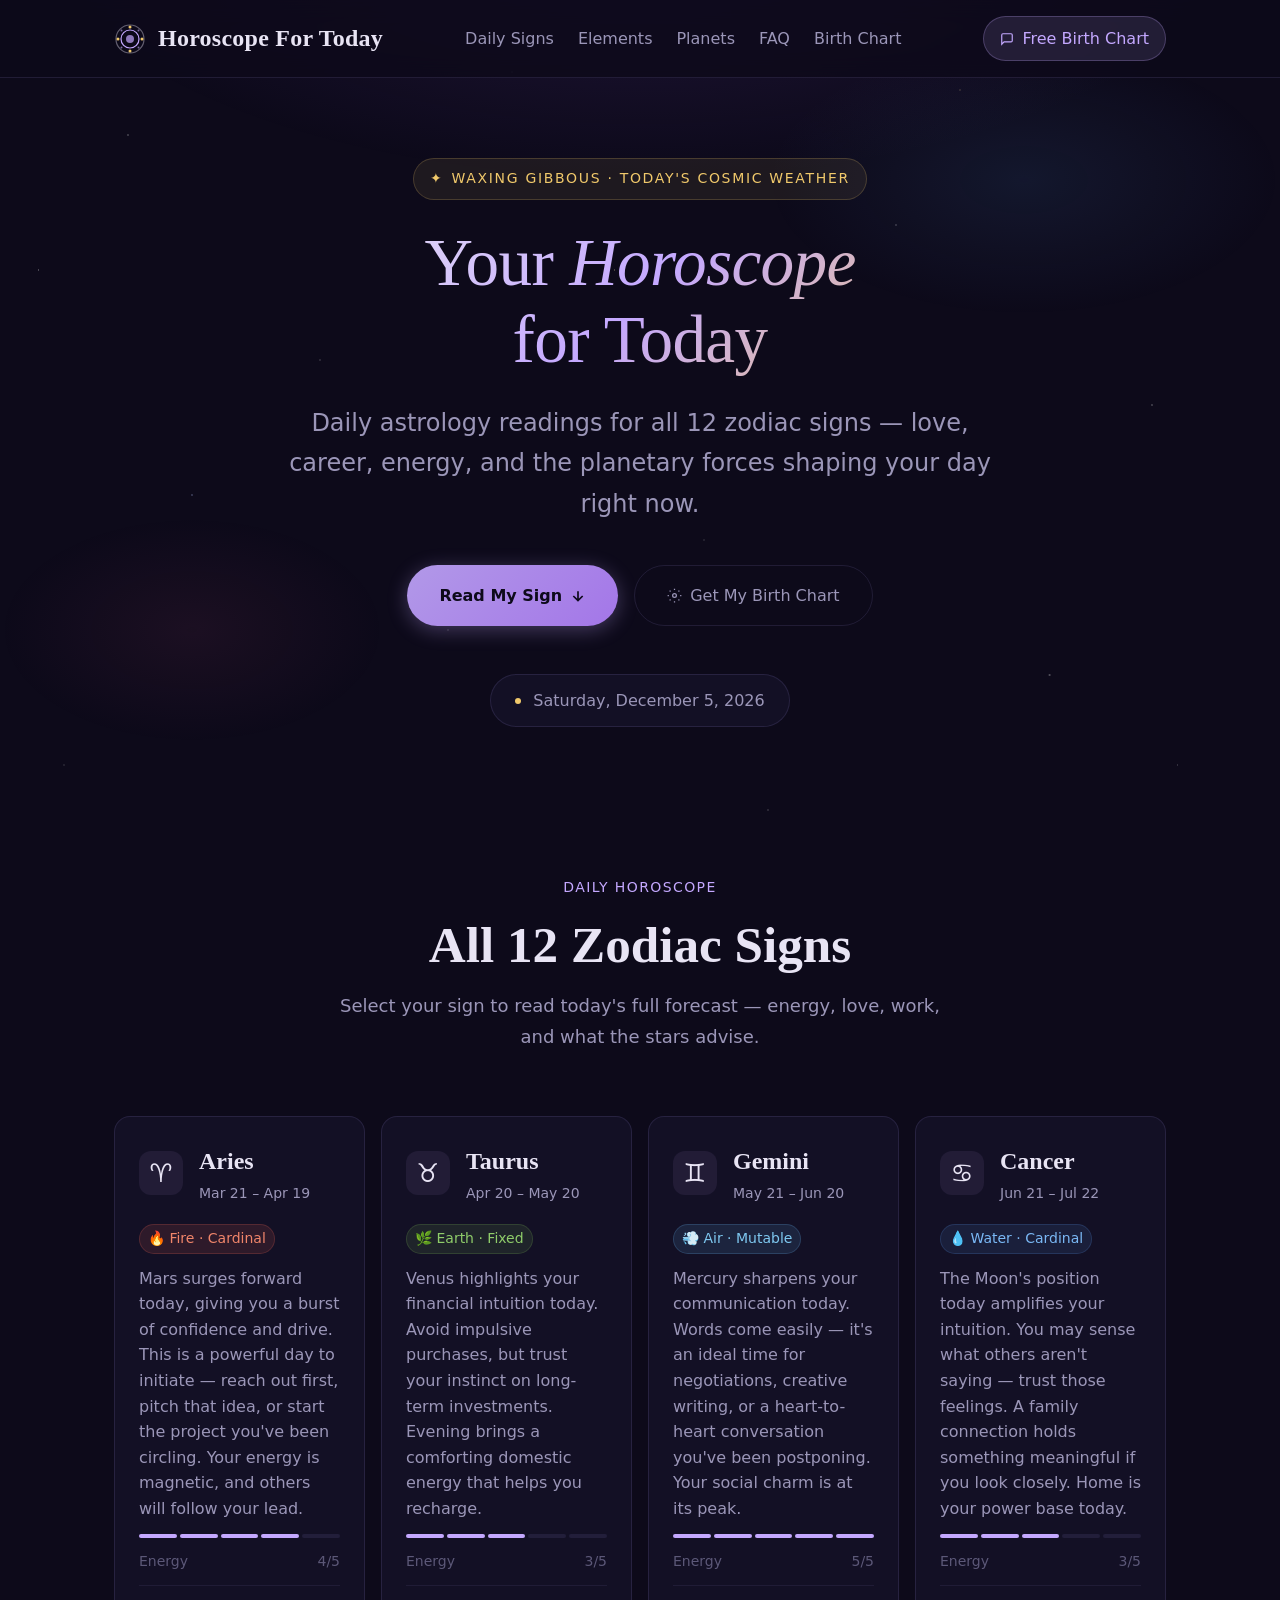
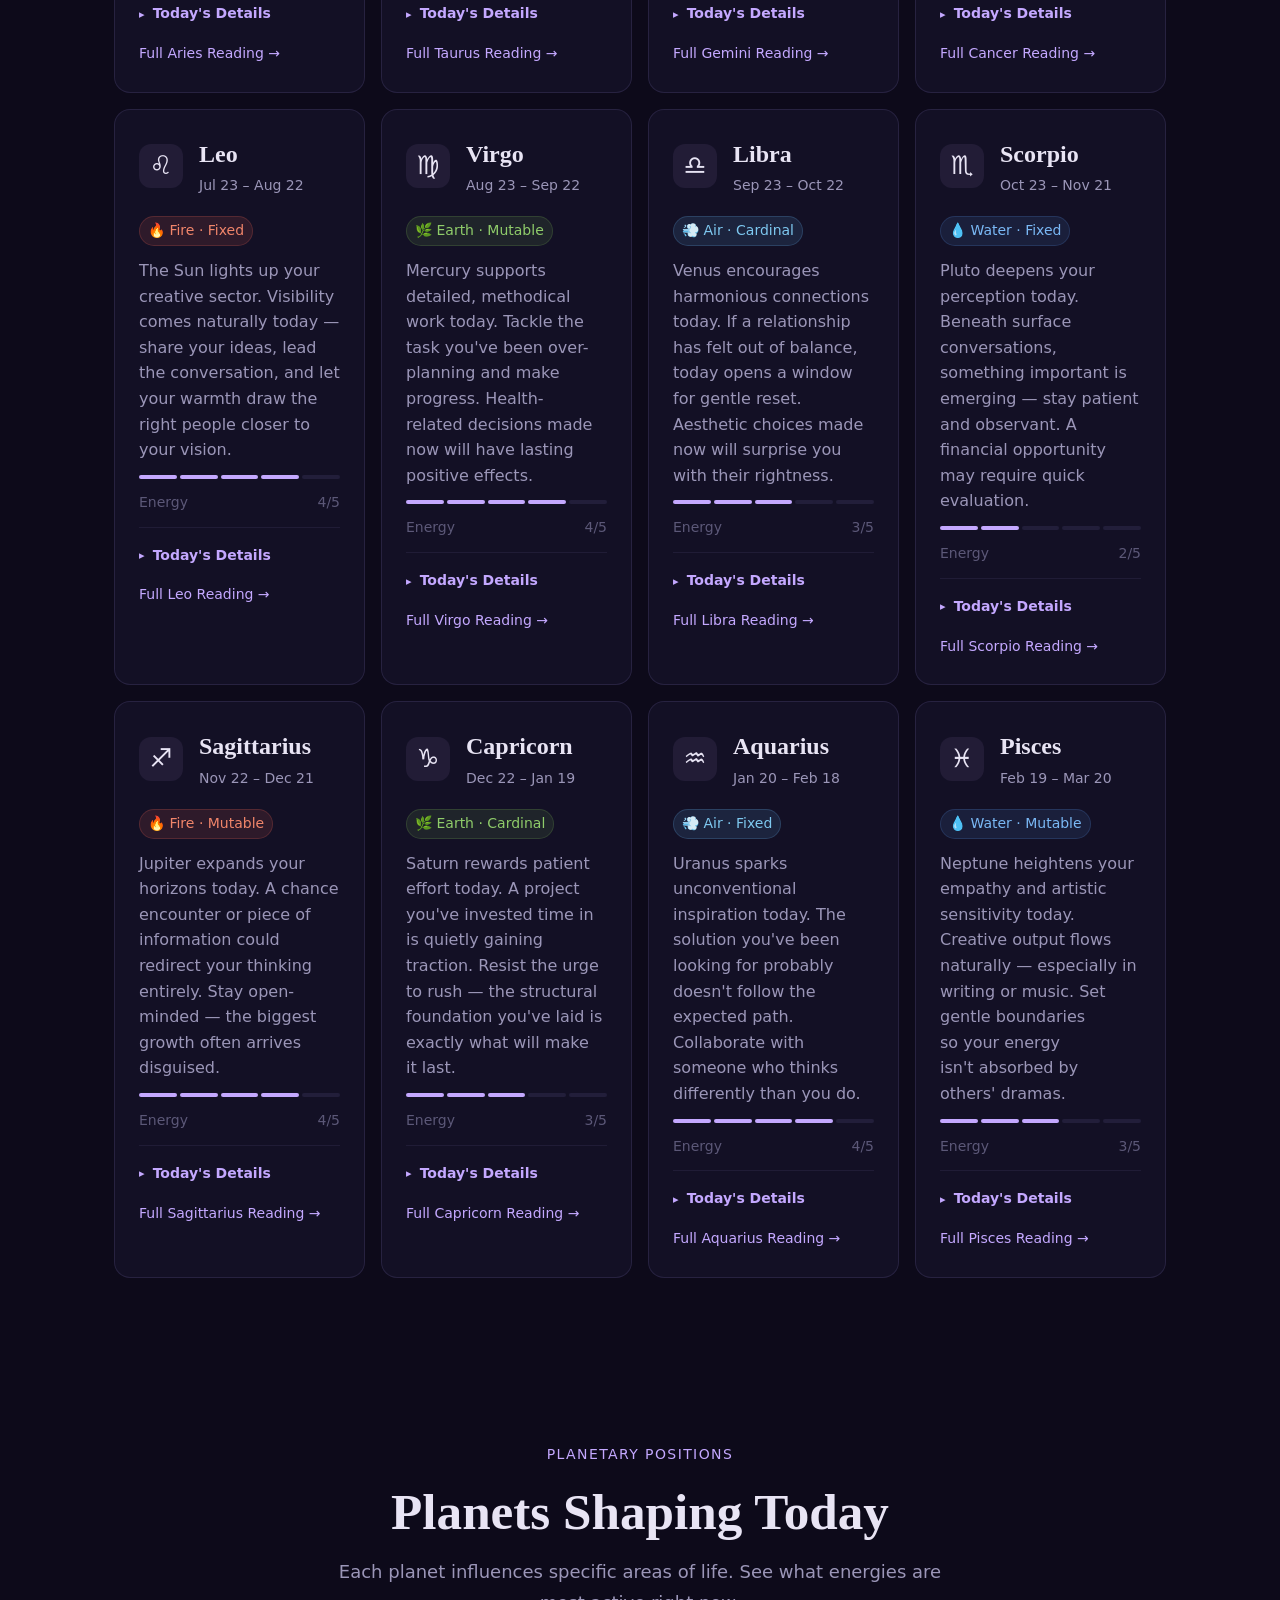
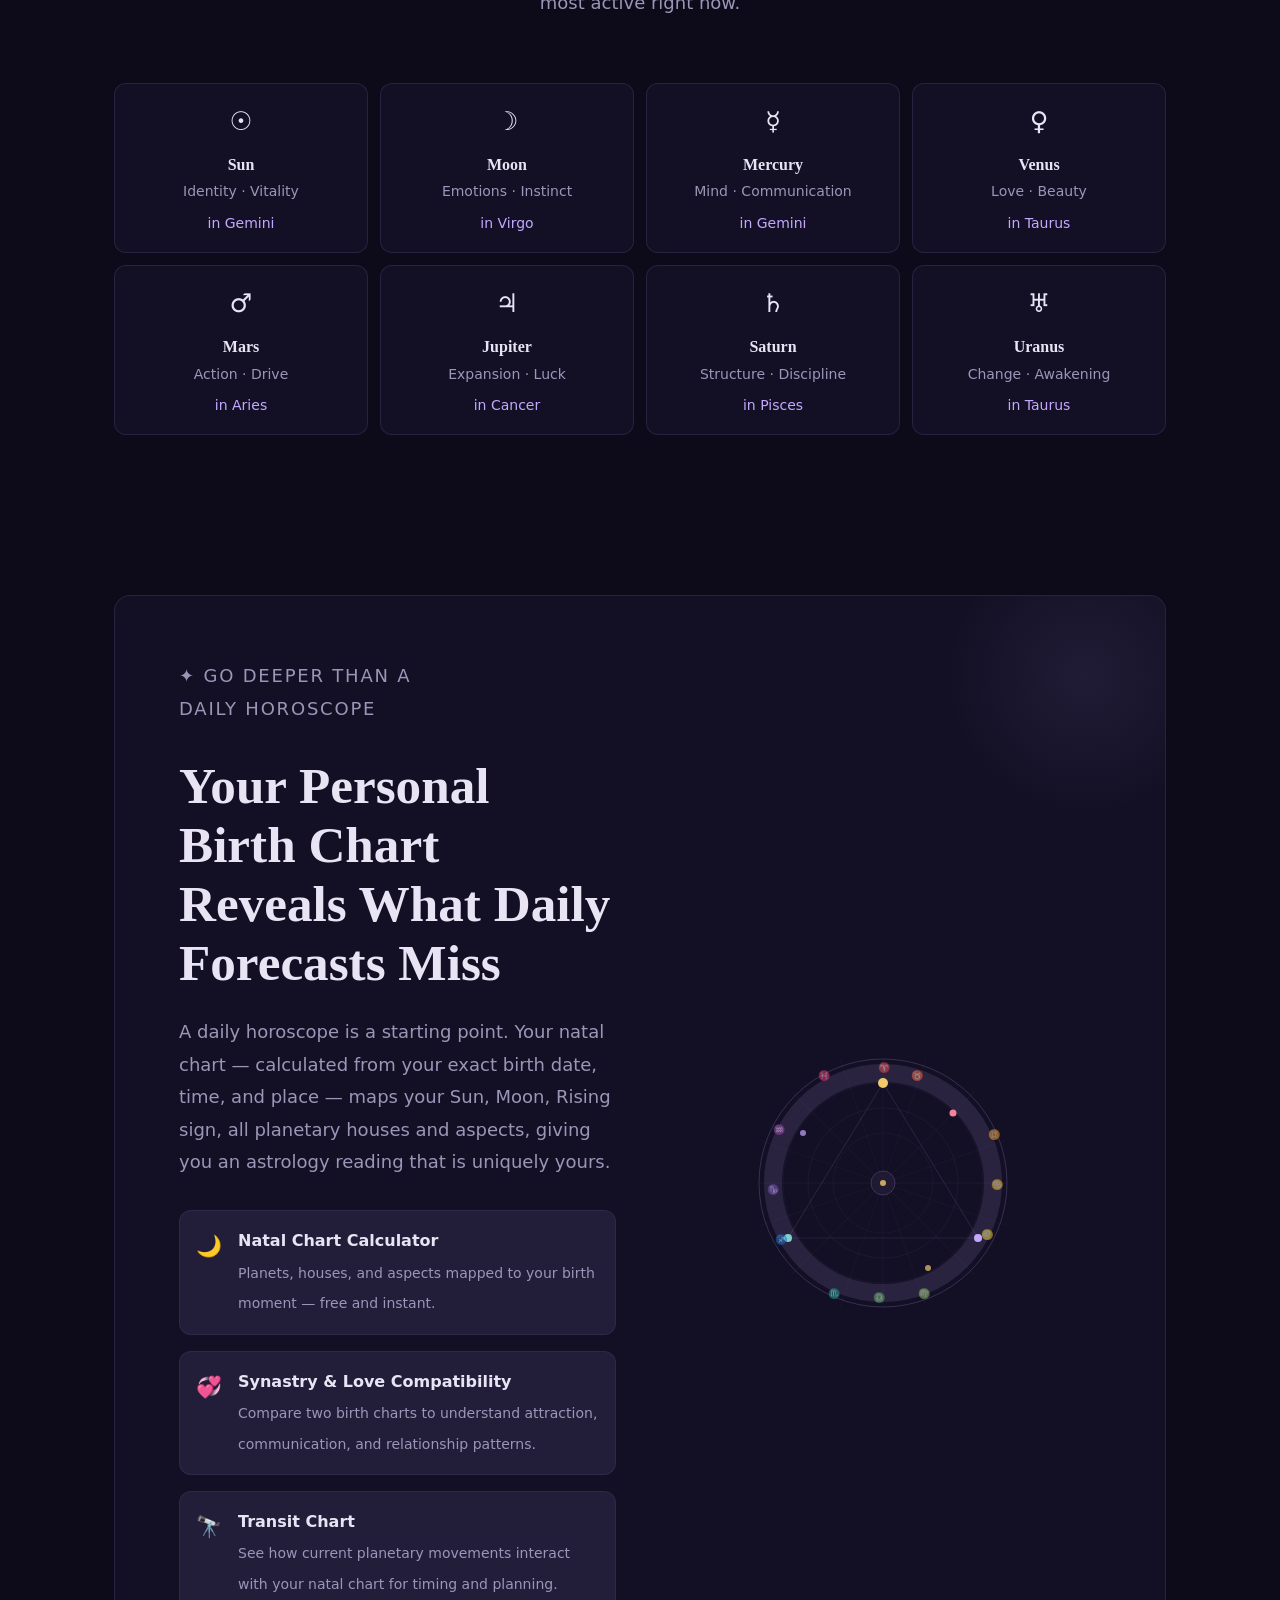
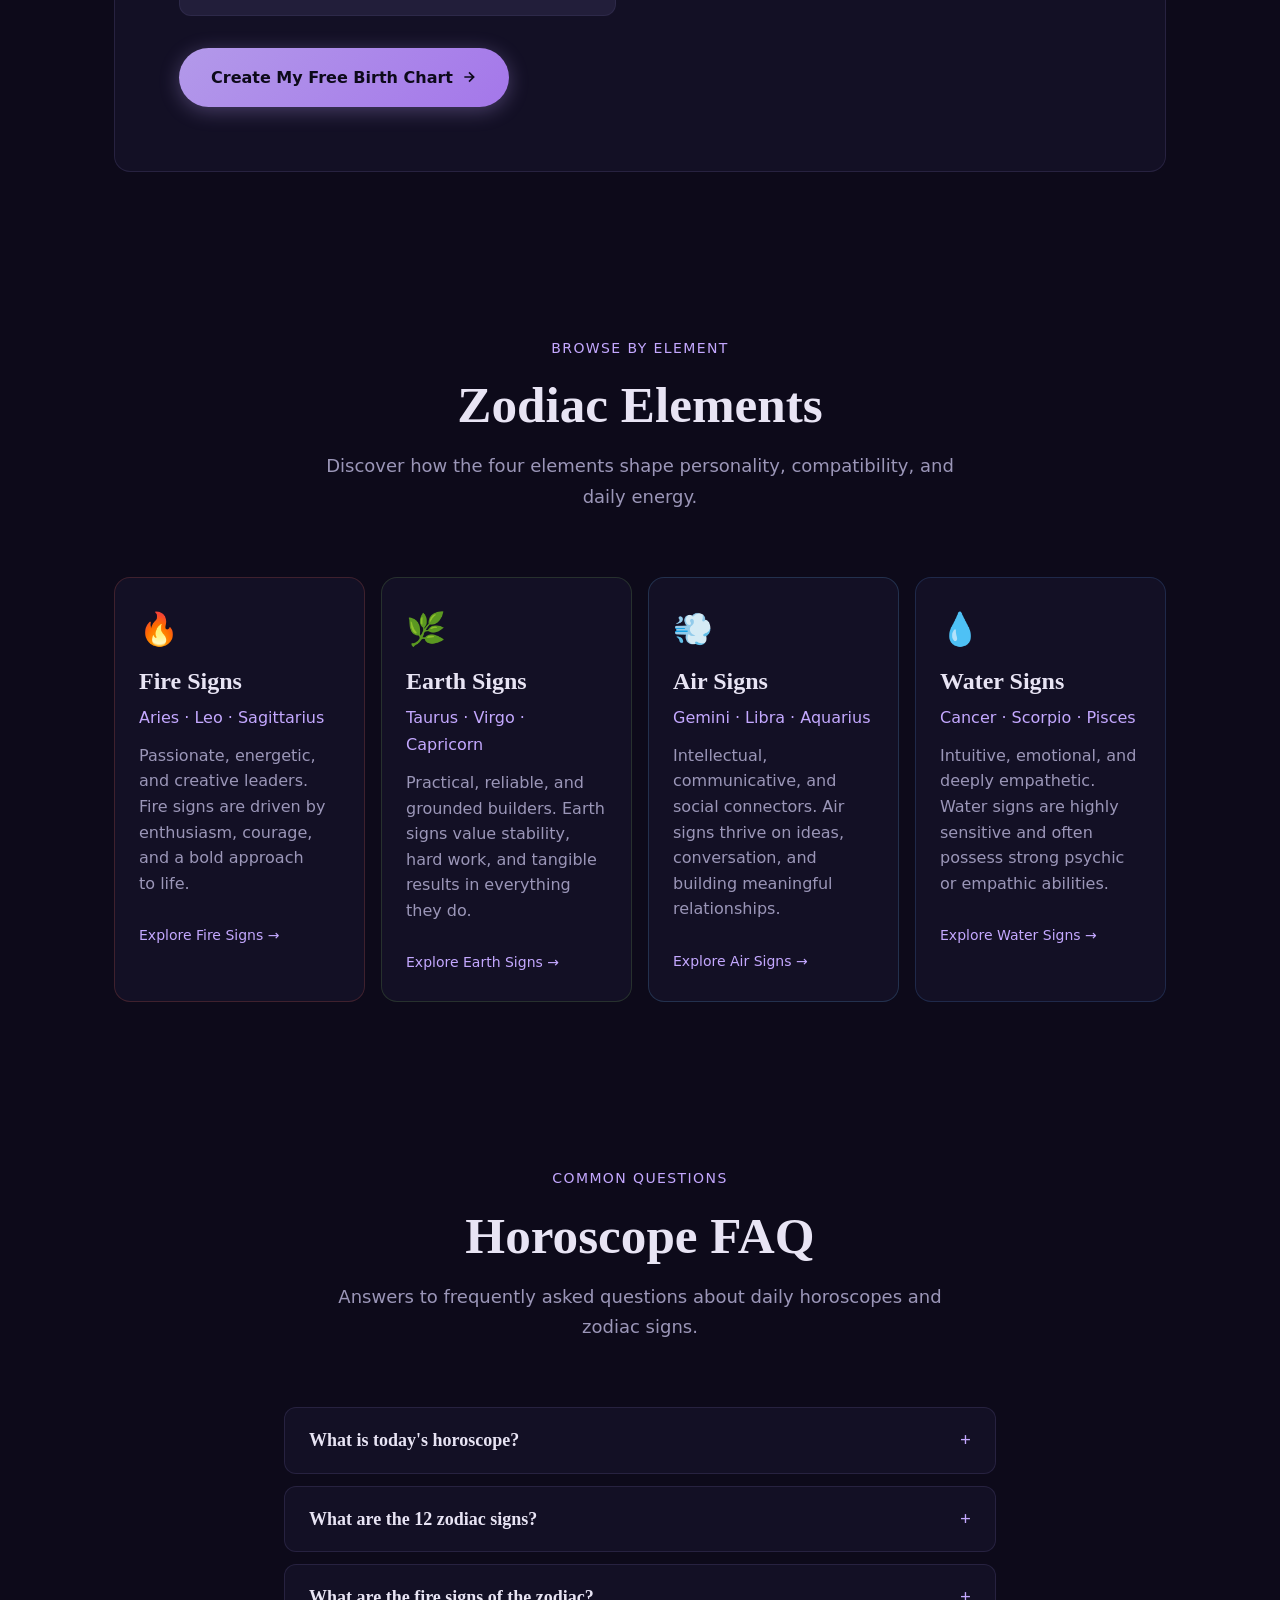
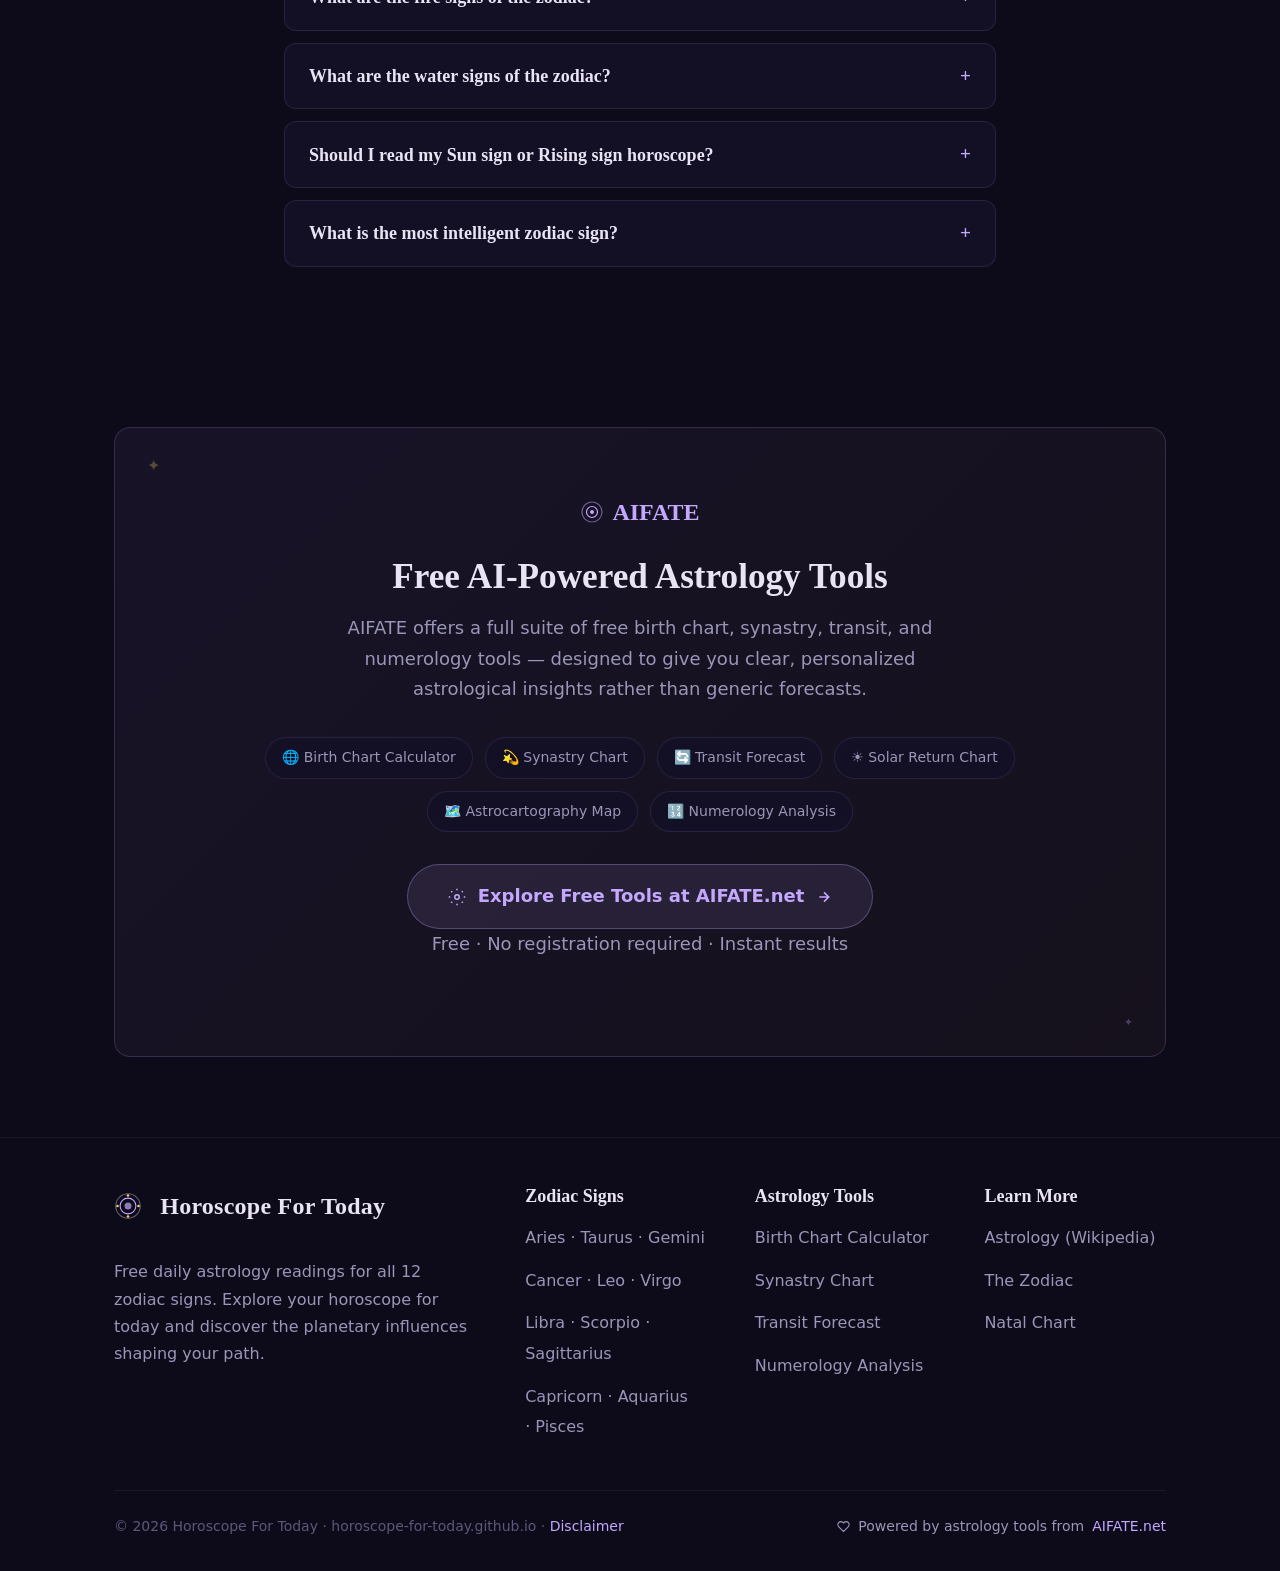
<file: index.html>
<!DOCTYPE html>
<html lang="en" data-theme="light">
<head>
  <meta charset="UTF-8">
  <meta name="viewport" content="width=device-width, initial-scale=1.0">
  <meta name="description" content="Read your free daily horoscope for today. Get astrology forecasts for all 12 zodiac signs — Aries, Taurus, Gemini, Cancer, Leo, Virgo, Libra, Scorpio, Sagittarius, Capricorn, Aquarius, Pisces. Love, career, and energy guidance.">
  <meta name="keywords" content="horoscope for today, daily horoscope, zodiac signs, astrology today, free horoscope, daily astrology forecast, horoscope today, fire signs zodiac, water signs zodiac, air signs zodiac, earth signs zodiac">
  <meta name="robots" content="index, follow">
  <link rel="icon" type="image/svg+xml" href="favicon.svg">
  <meta property="og:title" content="Daily Horoscope for Today by Zodiac Sign | Free Astrology Forecast">
  <meta property="og:description" content="Read your free daily horoscope for today. Get astrology forecasts for all 12 zodiac signs — Aries through Pisces. Love, career, and energy guidance.">
  <meta property="og:type" content="website">
  <meta property="og:url" content="https://horoscope-for-today.github.io/">
  <meta name="google-site-verification" content="qCzFYFIlJnw-7xERAvhH2-HfrZlbCurntq4YhojjF0g" />
  <link rel="canonical" href="https://horoscope-for-today.github.io/">
  <title>Daily Horoscope for Today by Zodiac Sign | Free Astrology Forecast</title>

  <!-- JSON-LD Structured Data -->
  <script type="application/ld+json">
  {
    "@context": "https://schema.org",
    "@type": "WebSite",
    "name": "Horoscope for Today",
    "url": "https://horoscope-for-today.github.io/",
    "description": "Free daily horoscope for all 12 zodiac signs. Get today's astrology forecast for love, career, and personal growth.",
    "publisher": {
      "@type": "Organization",
      "name": "Horoscope for Today",
      "url": "https://horoscope-for-today.github.io/"
    },
    "potentialAction": {
      "@type": "SearchAction",
      "target": "https://horoscope-for-today.github.io/#{search_term_string}",
      "query-input": "required name=search_term_string"
    }
  }
  </script>
  <script type="application/ld+json">
  {
    "@context": "https://schema.org",
    "@type": "CollectionPage",
    "name": "Daily Horoscope for All 12 Zodiac Signs",
    "description": "Read your free daily horoscope for Aries, Taurus, Gemini, Cancer, Leo, Virgo, Libra, Scorpio, Sagittarius, Capricorn, Aquarius, and Pisces.",
    "url": "https://horoscope-for-today.github.io/",
    "isPartOf": {
      "@type": "WebSite",
      "name": "Horoscope for Today",
      "url": "https://horoscope-for-today.github.io/"
    },
    "about": {
      "@type": "Thing",
      "name": "Astrology and Horoscopes"
    },
    "relatedLink": [
      "https://www.aifate.net/en/birth-chart",
      "https://www.aifate.net/en/synastry-chart",
      "https://www.aifate.net/en/transit-chart"
    ]
  }
  </script>
  <script type="application/ld+json">
  {
    "@context": "https://schema.org",
    "@type": "FAQPage",
    "mainEntity": [
      {
        "@type": "Question",
        "name": "What is today's horoscope?",
        "acceptedAnswer": {
          "@type": "Answer",
          "text": "Today's horoscope is a daily astrological forecast based on the current planetary positions and their influence on each zodiac sign. It covers themes like love, career, energy, and personal growth. Read your free daily horoscope above for all 12 signs."
        }
      },
      {
        "@type": "Question",
        "name": "What are the 12 zodiac signs?",
        "acceptedAnswer": {
          "@type": "Answer",
          "text": "The 12 zodiac signs are: Aries, Taurus, Gemini, Cancer, Leo, Virgo, Libra, Scorpio, Sagittarius, Capricorn, Aquarius, and Pisces. Each sign belongs to one of four elements: Fire (Aries, Leo, Sagittarius), Earth (Taurus, Virgo, Capricorn), Air (Gemini, Libra, Aquarius), or Water (Cancer, Scorpio, Pisces)."
        }
      },
      {
        "@type": "Question",
        "name": "What are the fire signs of the zodiac?",
        "acceptedAnswer": {
          "@type": "Answer",
          "text": "The fire signs are Aries, Leo, and Sagittarius. Fire signs are known for their passion, energy, creativity, and dynamic personalities. They are natural leaders who inspire others with their enthusiasm and courage."
        }
      },
      {
        "@type": "Question",
        "name": "What are the water signs of the zodiac?",
        "acceptedAnswer": {
          "@type": "Answer",
          "text": "The water signs are Cancer, Scorpio, and Pisces. Water signs are known for their emotional depth, intuition, empathy, and strong connection to feelings. They are highly sensitive and often possess psychic or empathic abilities."
        }
      },
      {
        "@type": "Question",
        "name": "Should I read my Sun sign or Rising sign horoscope?",
        "acceptedAnswer": {
          "@type": "Answer",
          "text": "For daily horoscopes, your Sun sign is the most common reference. However, your Rising sign (Ascendant) may feel more accurate for day-to-day events. For a complete picture, read both your Sun and Rising sign forecasts."
        }
      },
      {
        "@type": "Question",
        "name": "What is the most intelligent zodiac sign?",
        "acceptedAnswer": {
          "@type": "Answer",
          "text": "Intelligence manifests differently across signs. Aquarius is often associated with innovative thinking and vision, Virgo with analytical and methodical abilities, and Gemini with quick wit and communication skills. Each sign has unique intellectual strengths."
        }
      }
    ]
  }
  </script>
  <link rel="stylesheet" href="style.css">
</head>
<body>
<div class="star-layer" aria-hidden="true"></div>

<!-- SKIP LINK -->
<a href="#main-content" class="sr-only">Skip to content</a>

<!-- HEADER -->
<header class="site-header">
  <div class="container">
    <div class="header-inner">
      <a href="/" class="site-logo" aria-label="Horoscope for Today Home">
        <svg class="logo-icon" aria-hidden="true" width="32" height="32" viewBox="0 0 32 32" fill="none">
          <circle cx="16" cy="16" r="14" stroke="currentColor" stroke-width="1.2" opacity="0.4"/>
          <circle cx="16" cy="16" r="9" stroke="#c4a8ff" stroke-width="1.2"/>
          <circle cx="16" cy="16" r="4" fill="#c4a8ff" opacity="0.7"/>
          <circle cx="16" cy="4" r="1.5" fill="#f0c96b"/>
          <circle cx="16" cy="28" r="1.5" fill="#f0c96b"/>
          <circle cx="4" cy="16" r="1.5" fill="#f0c96b"/>
          <circle cx="28" cy="16" r="1.5" fill="#f0c96b"/>
          <circle cx="7.5" cy="7.5" r="1" fill="rgba(196,168,255,0.6)"/>
          <circle cx="24.5" cy="7.5" r="1" fill="rgba(196,168,255,0.6)"/>
          <circle cx="7.5" cy="24.5" r="1" fill="rgba(196,168,255,0.6)"/>
          <circle cx="24.5" cy="24.5" r="1" fill="rgba(196,168,255,0.6)"/>
        </svg>
        Horoscope For Today
      </a>
      <nav class="site-nav" aria-label="Main navigation">
        <a href="#daily-signs">Daily Signs</a>
        <a href="#elements">Elements</a>
        <a href="#planets">Planets</a>
        <a href="#faq">FAQ</a>
        <a href="#birth-chart">Birth Chart</a>
      </nav>
      <a href="https://www.aifate.net/en/birth-chart" target="_blank" rel="noopener" class="nav-cta">
        <svg width="14" height="14" viewBox="0 0 24 24" fill="none" stroke="currentColor" stroke-width="2" aria-hidden="true"><path d="M21 15a2 2 0 0 1-2 2H7l-4 4V5a2 2 0 0 1 2-2h14a2 2 0 0 1 2 2z"/></svg>
        Free Birth Chart
      </a>
    </div>
  </div>
</header>

<!-- MAIN -->
<main id="main-content">

  <!-- HERO -->
  <section class="hero" aria-labelledby="hero-heading">
    <div class="container container--narrow">
      <div class="hero-eyebrow">
        <span>✦</span>
        <span id="today-label">Today's Cosmic Weather</span>
      </div>
      <h1 id="hero-heading" class="hero-title">
        Your <em>Horoscope</em><br>for Today
      </h1>
      <p class="hero-subtitle">
        Daily astrology readings for all 12 zodiac signs — love, career, energy, and the planetary forces shaping your day right now.
      </p>
      <div class="hero-cta-group">
        <a href="#daily-signs" class="btn-primary">
          Read My Sign
          <svg width="16" height="16" viewBox="0 0 24 24" fill="none" stroke="currentColor" stroke-width="2.5" aria-hidden="true"><path d="M12 5v14M5 12l7 7 7-7"/></svg>
        </a>
        <a href="https://www.aifate.net/en/birth-chart" target="_blank" rel="noopener" class="btn-secondary">
          <svg width="15" height="15" viewBox="0 0 24 24" fill="none" stroke="currentColor" stroke-width="2" aria-hidden="true"><circle cx="12" cy="12" r="3"/><path d="M12 1v2M12 21v2M4.22 4.22l1.42 1.42M18.36 18.36l1.42 1.42M1 12h2M21 12h2M4.22 19.78l1.42-1.42M18.36 5.64l1.42-1.42"/></svg>
          Get My Birth Chart
        </a>
      </div>
      <div class="date-display">
        <div class="date-pill">
          <span class="dot" aria-hidden="true"></span>
          <span id="current-date">Loading today's date…</span>
        </div>
      </div>
    </div>
  </section>

  <!-- DAILY SIGNS -->
  <section class="section" id="daily-signs" aria-labelledby="signs-heading">
    <div class="container">
      <div class="section-header">
        <span class="section-label">Daily Horoscope</span>
        <h2 id="signs-heading" class="section-title">All 12 Zodiac Signs</h2>
        <p class="section-desc">Select your sign to read today's full forecast — energy, love, work, and what the stars advise.</p>
      </div>

      <div class="zodiac-grid" role="list">

        <!-- ARIES -->
        <article class="zodiac-card" role="listitem" tabindex="0" aria-label="Aries horoscope for today">
          <div class="zodiac-card-header">
            <div class="zodiac-glyph" aria-hidden="true">♈</div>
            <div class="zodiac-info">
              <div class="sign-name">Aries</div>
              <div class="sign-dates">Mar 21 – Apr 19</div>
            </div>
          </div>
          <span class="sign-element el-fire">🔥 Fire · Cardinal</span>
          <p class="sign-preview">Mars surges forward today, giving you a burst of confidence and drive. This is a powerful day to initiate — reach out first, pitch that idea, or start the project you've been circling. Your energy is magnetic, and others will follow your lead.</p>
          <div class="mood-bar" aria-label="Energy level: high" role="img">
            <div class="mood-pip active"></div><div class="mood-pip active"></div><div class="mood-pip active"></div><div class="mood-pip active"></div><div class="mood-pip"></div>
          </div>
          <div class="mood-labels"><span>Energy</span><span>4/5</span></div>
          <details class="sign-details">
            <summary>Today's Details</summary>
            <div class="detail-grid">
              <div class="detail-item">
                <span class="detail-label">Love</span>
                <span class="detail-text">Passionate energy surrounds romance. Single Aries may attract someone new through bold actions. Coupled Rams should plan something spontaneous.</span>
              </div>
              <div class="detail-item">
                <span class="detail-label">Career</span>
                <span class="detail-text">An ideal day for presentations, pitches, and leadership roles. Your initiative will be noticed by authority figures. Avoid impulsive financial decisions.</span>
              </div>
              <div class="detail-item">
                <span class="detail-label">Wellness</span>
                <span class="detail-text">High physical energy — channel it into exercise or outdoor activities. Watch for tension headaches from overexertion.</span>
              </div>
            </div>
            <div class="lucky-strip">
              <span class="lucky-item">Lucky Number: <strong>9</strong></span>
              <span class="lucky-item">Lucky Color: <strong>Red</strong></span>
              <span class="lucky-item">Best Time: <strong>Morning</strong></span>
            </div>
          </details>
          <a href="https://www.aifate.net/en/zodiac/aries" target="_blank" rel="noopener" class="read-more">Full Aries Reading →</a>
        </article>

        <!-- TAURUS -->
        <article class="zodiac-card" role="listitem" tabindex="0" aria-label="Taurus horoscope for today">
          <div class="zodiac-card-header">
            <div class="zodiac-glyph" aria-hidden="true">♉</div>
            <div class="zodiac-info">
              <div class="sign-name">Taurus</div>
              <div class="sign-dates">Apr 20 – May 20</div>
            </div>
          </div>
          <span class="sign-element el-earth">🌿 Earth · Fixed</span>
          <p class="sign-preview">Venus highlights your financial intuition today. Avoid impulsive purchases, but trust your instinct on long-term investments. Evening brings a comforting domestic energy that helps you recharge.</p>
          <div class="mood-bar" aria-label="Energy level: moderate" role="img">
            <div class="mood-pip active"></div><div class="mood-pip active"></div><div class="mood-pip active"></div><div class="mood-pip"></div><div class="mood-pip"></div>
          </div>
          <div class="mood-labels"><span>Energy</span><span>3/5</span></div>
          <details class="sign-details">
            <summary>Today's Details</summary>
            <div class="detail-grid">
              <div class="detail-item">
                <span class="detail-label">Love</span>
                <span class="detail-text">Stability is your love language today. Partners appreciate your grounded presence. A meaningful conversation over a shared meal deepens bonds.</span>
              </div>
              <div class="detail-item">
                <span class="detail-label">Career</span>
                <span class="detail-text">Financial matters favor careful analysis over quick action. Review budgets, contracts, or investment plans. Steady progress beats rushed results.</span>
              </div>
              <div class="detail-item">
                <span class="detail-label">Wellness</span>
                <span class="detail-text">Indulge in sensory comforts — a warm bath, good food, or nature walk. Your body craves gentle rhythms today.</span>
              </div>
            </div>
            <div class="lucky-strip">
              <span class="lucky-item">Lucky Number: <strong>6</strong></span>
              <span class="lucky-item">Lucky Color: <strong>Green</strong></span>
              <span class="lucky-item">Best Time: <strong>Evening</strong></span>
            </div>
          </details>
          <a href="https://www.aifate.net/en/zodiac/taurus" target="_blank" rel="noopener" class="read-more">Full Taurus Reading →</a>
        </article>

        <!-- GEMINI -->
        <article class="zodiac-card" role="listitem" tabindex="0" aria-label="Gemini horoscope for today">
          <div class="zodiac-card-header">
            <div class="zodiac-glyph" aria-hidden="true">♊</div>
            <div class="zodiac-info">
              <div class="sign-name">Gemini</div>
              <div class="sign-dates">May 21 – Jun 20</div>
            </div>
          </div>
          <span class="sign-element el-air">💨 Air · Mutable</span>
          <p class="sign-preview">Mercury sharpens your communication today. Words come easily — it's an ideal time for negotiations, creative writing, or a heart-to-heart conversation you've been postponing. Your social charm is at its peak.</p>
          <div class="mood-bar" aria-label="Energy level: very high" role="img">
            <div class="mood-pip active"></div><div class="mood-pip active"></div><div class="mood-pip active"></div><div class="mood-pip active"></div><div class="mood-pip active"></div>
          </div>
          <div class="mood-labels"><span>Energy</span><span>5/5</span></div>
          <details class="sign-details">
            <summary>Today's Details</summary>
            <div class="detail-grid">
              <div class="detail-item">
                <span class="detail-label">Love</span>
                <span class="detail-text">Flirtatious energy is high. Witty banter leads to deeper connections. Express what's been on your mind — honesty wins hearts today.</span>
              </div>
              <div class="detail-item">
                <span class="detail-label">Career</span>
                <span class="detail-text">Excellent for networking, interviews, and collaborative projects. Your ideas resonate with others. Document important conversations for reference.</span>
              </div>
              <div class="detail-item">
                <span class="detail-label">Wellness</span>
                <span class="detail-text">Mental energy is high but may cause restlessness. Journal your thoughts or engage in stimulating conversations to stay balanced.</span>
              </div>
            </div>
            <div class="lucky-strip">
              <span class="lucky-item">Lucky Number: <strong>5</strong></span>
              <span class="lucky-item">Lucky Color: <strong>Yellow</strong></span>
              <span class="lucky-item">Best Time: <strong>Afternoon</strong></span>
            </div>
          </details>
          <a href="https://www.aifate.net/en/zodiac/gemini" target="_blank" rel="noopener" class="read-more">Full Gemini Reading →</a>
        </article>

        <!-- CANCER -->
        <article class="zodiac-card" role="listitem" tabindex="0" aria-label="Cancer horoscope for today">
          <div class="zodiac-card-header">
            <div class="zodiac-glyph" aria-hidden="true">♋</div>
            <div class="zodiac-info">
              <div class="sign-name">Cancer</div>
              <div class="sign-dates">Jun 21 – Jul 22</div>
            </div>
          </div>
          <span class="sign-element el-water">💧 Water · Cardinal</span>
          <p class="sign-preview">The Moon's position today amplifies your intuition. You may sense what others aren't saying — trust those feelings. A family connection holds something meaningful if you look closely. Home is your power base today.</p>
          <div class="mood-bar" aria-label="Energy level: moderate" role="img">
            <div class="mood-pip active"></div><div class="mood-pip active"></div><div class="mood-pip active"></div><div class="mood-pip"></div><div class="mood-pip"></div>
          </div>
          <div class="mood-labels"><span>Energy</span><span>3/5</span></div>
          <details class="sign-details">
            <summary>Today's Details</summary>
            <div class="detail-grid">
              <div class="detail-item">
                <span class="detail-label">Love</span>
                <span class="detail-text">Emotional depth strengthens bonds. Share your vulnerabilities with someone you trust. A nostalgic gesture — a song, photo, or memory — sparks tenderness.</span>
              </div>
              <div class="detail-item">
                <span class="detail-label">Career</span>
                <span class="detail-text">Your empathy makes you a natural mediator in workplace tensions. Trust your gut on people-related decisions. Creative projects flourish in quiet spaces.</span>
              </div>
              <div class="detail-item">
                <span class="detail-label">Wellness</span>
                <span class="detail-text">Emotional sensitivity is heightened — protect your energy. Spending time near water or in your home sanctuary restores balance.</span>
              </div>
            </div>
            <div class="lucky-strip">
              <span class="lucky-item">Lucky Number: <strong>2</strong></span>
              <span class="lucky-item">Lucky Color: <strong>Silver</strong></span>
              <span class="lucky-item">Best Time: <strong>Night</strong></span>
            </div>
          </details>
          <a href="https://www.aifate.net/en/zodiac/cancer" target="_blank" rel="noopener" class="read-more">Full Cancer Reading →</a>
        </article>

        <!-- LEO -->
        <article class="zodiac-card" role="listitem" tabindex="0" aria-label="Leo horoscope for today">
          <div class="zodiac-card-header">
            <div class="zodiac-glyph" aria-hidden="true">♌</div>
            <div class="zodiac-info">
              <div class="sign-name">Leo</div>
              <div class="sign-dates">Jul 23 – Aug 22</div>
            </div>
          </div>
          <span class="sign-element el-fire">🔥 Fire · Fixed</span>
          <p class="sign-preview">The Sun lights up your creative sector. Visibility comes naturally today — share your ideas, lead the conversation, and let your warmth draw the right people closer to your vision.</p>
          <div class="mood-bar" aria-label="Energy level: high" role="img">
            <div class="mood-pip active"></div><div class="mood-pip active"></div><div class="mood-pip active"></div><div class="mood-pip active"></div><div class="mood-pip"></div>
          </div>
          <div class="mood-labels"><span>Energy</span><span>4/5</span></div>
          <details class="sign-details">
            <summary>Today's Details</summary>
            <div class="detail-grid">
              <div class="detail-item">
                <span class="detail-label">Love</span>
                <span class="detail-text">Your natural magnetism is amplified. Romantic gestures are well-received. Plan something creative — a date night or heartfelt message makes a lasting impression.</span>
              </div>
              <div class="detail-item">
                <span class="detail-label">Career</span>
                <span class="detail-text">Creative projects and presentations shine. Your confidence inspires teams. Take the lead on group initiatives — your vision is clearer than you think.</span>
              </div>
              <div class="detail-item">
                <span class="detail-label">Wellness</span>
                <span class="detail-text">Heart-centered activities bring joy. Dance, play, or spend time with children. Avoid overexerting yourself to maintain appearances.</span>
              </div>
            </div>
            <div class="lucky-strip">
              <span class="lucky-item">Lucky Number: <strong>1</strong></span>
              <span class="lucky-item">Lucky Color: <strong>Gold</strong></span>
              <span class="lucky-item">Best Time: <strong>Midday</strong></span>
            </div>
          </details>
          <a href="https://www.aifate.net/en/zodiac/leo" target="_blank" rel="noopener" class="read-more">Full Leo Reading →</a>
        </article>

        <!-- VIRGO -->
        <article class="zodiac-card" role="listitem" tabindex="0" aria-label="Virgo horoscope for today">
          <div class="zodiac-card-header">
            <div class="zodiac-glyph" aria-hidden="true">♍</div>
            <div class="zodiac-info">
              <div class="sign-name">Virgo</div>
              <div class="sign-dates">Aug 23 – Sep 22</div>
            </div>
          </div>
          <span class="sign-element el-earth">🌿 Earth · Mutable</span>
          <p class="sign-preview">Mercury supports detailed, methodical work today. Tackle the task you've been over-planning and make progress. Health-related decisions made now will have lasting positive effects.</p>
          <div class="mood-bar" aria-label="Energy level: moderate-high" role="img">
            <div class="mood-pip active"></div><div class="mood-pip active"></div><div class="mood-pip active"></div><div class="mood-pip active"></div><div class="mood-pip"></div>
          </div>
          <div class="mood-labels"><span>Energy</span><span>4/5</span></div>
          <details class="sign-details">
            <summary>Today's Details</summary>
            <div class="detail-grid">
              <div class="detail-item">
                <span class="detail-label">Love</span>
                <span class="detail-text">Acts of service speak louder than words. Show love through practical help — organizing, cooking, or solving a problem together strengthens bonds.</span>
              </div>
              <div class="detail-item">
                <span class="detail-label">Career</span>
                <span class="detail-text">Your analytical skills are sharp. Perfect for audits, planning, and process improvement. Colleagues seek your advice on complex problems.</span>
              </div>
              <div class="detail-item">
                <span class="detail-label">Wellness</span>
                <span class="detail-text">Focus on gut health and routine. A new diet or exercise plan started today is more likely to stick. Avoid overthinking minor symptoms.</span>
              </div>
            </div>
            <div class="lucky-strip">
              <span class="lucky-item">Lucky Number: <strong>5</strong></span>
              <span class="lucky-item">Lucky Color: <strong>Navy</strong></span>
              <span class="lucky-item">Best Time: <strong>Morning</strong></span>
            </div>
          </details>
          <a href="https://www.aifate.net/en/zodiac/virgo" target="_blank" rel="noopener" class="read-more">Full Virgo Reading →</a>
        </article>

        <!-- LIBRA -->
        <article class="zodiac-card" role="listitem" tabindex="0" aria-label="Libra horoscope for today">
          <div class="zodiac-card-header">
            <div class="zodiac-glyph" aria-hidden="true">♎</div>
            <div class="zodiac-info">
              <div class="sign-name">Libra</div>
              <div class="sign-dates">Sep 23 – Oct 22</div>
            </div>
          </div>
          <span class="sign-element el-air">💨 Air · Cardinal</span>
          <p class="sign-preview">Venus encourages harmonious connections today. If a relationship has felt out of balance, today opens a window for gentle reset. Aesthetic choices made now will surprise you with their rightness.</p>
          <div class="mood-bar" aria-label="Energy level: moderate" role="img">
            <div class="mood-pip active"></div><div class="mood-pip active"></div><div class="mood-pip active"></div><div class="mood-pip"></div><div class="mood-pip"></div>
          </div>
          <div class="mood-labels"><span>Energy</span><span>3/5</span></div>
          <details class="sign-details">
            <summary>Today's Details</summary>
            <div class="detail-grid">
              <div class="detail-item">
                <span class="detail-label">Love</span>
                <span class="detail-text">Partnership energy is strong. Compromise comes naturally. If single, a balanced, aesthetically-minded person may enter your orbit. Beauty attracts beauty.</span>
              </div>
              <div class="detail-item">
                <span class="detail-label">Career</span>
                <span class="detail-text">Diplomacy wins negotiations. Your sense of fairness earns respect in team settings. Design, art, and client-facing work are favored.</span>
              </div>
              <div class="detail-item">
                <span class="detail-label">Wellness</span>
                <span class="detail-text">Balance is your keyword — avoid extremes in diet or activity. Aromatherapy, music, or gentle yoga restores equilibrium.</span>
              </div>
            </div>
            <div class="lucky-strip">
              <span class="lucky-item">Lucky Number: <strong>6</strong></span>
              <span class="lucky-item">Lucky Color: <strong>Pink</strong></span>
              <span class="lucky-item">Best Time: <strong>Sunset</strong></span>
            </div>
          </details>
          <a href="https://www.aifate.net/en/zodiac/libra" target="_blank" rel="noopener" class="read-more">Full Libra Reading →</a>
        </article>

        <!-- SCORPIO -->
        <article class="zodiac-card" role="listitem" tabindex="0" aria-label="Scorpio horoscope for today">
          <div class="zodiac-card-header">
            <div class="zodiac-glyph" aria-hidden="true">♏</div>
            <div class="zodiac-info">
              <div class="sign-name">Scorpio</div>
              <div class="sign-dates">Oct 23 – Nov 21</div>
            </div>
          </div>
          <span class="sign-element el-water">💧 Water · Fixed</span>
          <p class="sign-preview">Pluto deepens your perception today. Beneath surface conversations, something important is emerging — stay patient and observant. A financial opportunity may require quick evaluation.</p>
          <div class="mood-bar" aria-label="Energy level: low-moderate" role="img">
            <div class="mood-pip active"></div><div class="mood-pip active"></div><div class="mood-pip"></div><div class="mood-pip"></div><div class="mood-pip"></div>
          </div>
          <div class="mood-labels"><span>Energy</span><span>2/5</span></div>
          <details class="sign-details">
            <summary>Today's Details</summary>
            <div class="detail-grid">
              <div class="detail-item">
                <span class="detail-label">Love</span>
                <span class="detail-text">Intensity defines your romantic energy. Deep, transformative conversations bring you closer. Secrets revealed today strengthen rather than damage trust.</span>
              </div>
              <div class="detail-item">
                <span class="detail-label">Career</span>
                <span class="detail-text">Research and investigation yield results. Hidden information comes to light. Financial planning and strategic moves are favored over action.</span>
              </div>
              <div class="detail-item">
                <span class="detail-label">Wellness</span>
                <span class="detail-text">Emotional detox is needed. Journaling or therapy sessions are productive. Avoid bottling up feelings — release creates space for renewal.</span>
              </div>
            </div>
            <div class="lucky-strip">
              <span class="lucky-item">Lucky Number: <strong>8</strong></span>
              <span class="lucky-item">Lucky Color: <strong>Black</strong></span>
              <span class="lucky-item">Best Time: <strong>Late Night</strong></span>
            </div>
          </details>
          <a href="https://www.aifate.net/en/zodiac/scorpio" target="_blank" rel="noopener" class="read-more">Full Scorpio Reading →</a>
        </article>

        <!-- SAGITTARIUS -->
        <article class="zodiac-card" role="listitem" tabindex="0" aria-label="Sagittarius horoscope for today">
          <div class="zodiac-card-header">
            <div class="zodiac-glyph" aria-hidden="true">♐</div>
            <div class="zodiac-info">
              <div class="sign-name">Sagittarius</div>
              <div class="sign-dates">Nov 22 – Dec 21</div>
            </div>
          </div>
          <span class="sign-element el-fire">🔥 Fire · Mutable</span>
          <p class="sign-preview">Jupiter expands your horizons today. A chance encounter or piece of information could redirect your thinking entirely. Stay open-minded — the biggest growth often arrives disguised.</p>
          <div class="mood-bar" aria-label="Energy level: high" role="img">
            <div class="mood-pip active"></div><div class="mood-pip active"></div><div class="mood-pip active"></div><div class="mood-pip active"></div><div class="mood-pip"></div>
          </div>
          <div class="mood-labels"><span>Energy</span><span>4/5</span></div>
          <details class="sign-details">
            <summary>Today's Details</summary>
            <div class="detail-grid">
              <div class="detail-item">
                <span class="detail-label">Love</span>
                <span class="detail-text">Adventure spices up romance. Plan something unexpected — a trip, new cuisine, or philosophical debate. Shared experiences create lasting bonds.</span>
              </div>
              <div class="detail-item">
                <span class="detail-label">Career</span>
                <span class="detail-text">International connections or cross-cultural projects expand your reach. Teaching, publishing, and travel-related work are especially favored today.</span>
              </div>
              <div class="detail-item">
                <span class="detail-label">Wellness</span>
                <span class="detail-text">Outdoor activities and exploration feed your spirit. Physical movement in nature — hiking, cycling, or running — channels your abundant energy.</span>
              </div>
            </div>
            <div class="lucky-strip">
              <span class="lucky-item">Lucky Number: <strong>3</strong></span>
              <span class="lucky-item">Lucky Color: <strong>Purple</strong></span>
              <span class="lucky-item">Best Time: <strong>Afternoon</strong></span>
            </div>
          </details>
          <a href="https://www.aifate.net/en/zodiac/sagittarius" target="_blank" rel="noopener" class="read-more">Full Sagittarius Reading →</a>
        </article>

        <!-- CAPRICORN -->
        <article class="zodiac-card" role="listitem" tabindex="0" aria-label="Capricorn horoscope for today">
          <div class="zodiac-card-header">
            <div class="zodiac-glyph" aria-hidden="true">♑</div>
            <div class="zodiac-info">
              <div class="sign-name">Capricorn</div>
              <div class="sign-dates">Dec 22 – Jan 19</div>
            </div>
          </div>
          <span class="sign-element el-earth">🌿 Earth · Cardinal</span>
          <p class="sign-preview">Saturn rewards patient effort today. A project you've invested time in is quietly gaining traction. Resist the urge to rush — the structural foundation you've laid is exactly what will make it last.</p>
          <div class="mood-bar" aria-label="Energy level: moderate" role="img">
            <div class="mood-pip active"></div><div class="mood-pip active"></div><div class="mood-pip active"></div><div class="mood-pip"></div><div class="mood-pip"></div>
          </div>
          <div class="mood-labels"><span>Energy</span><span>3/5</span></div>
          <details class="sign-details">
            <summary>Today's Details</summary>
            <div class="detail-grid">
              <div class="detail-item">
                <span class="detail-label">Love</span>
                <span class="detail-text">Commitment-minded energy prevails. Serious conversations about the future feel natural. Quality time and shared goals strengthen partnerships.</span>
              </div>
              <div class="detail-item">
                <span class="detail-label">Career</span>
                <span class="detail-text">Long-term planning pays off. Recognition for past efforts may arrive. Leadership roles and authority positions are within reach — step up confidently.</span>
              </div>
              <div class="detail-item">
                <span class="detail-label">Wellness</span>
                <span class="detail-text">Bones and joints need attention. Stretching, calcium-rich foods, and proper posture support your physical structure today.</span>
              </div>
            </div>
            <div class="lucky-strip">
              <span class="lucky-item">Lucky Number: <strong>4</strong></span>
              <span class="lucky-item">Lucky Color: <strong>Charcoal</strong></span>
              <span class="lucky-item">Best Time: <strong>Dawn</strong></span>
            </div>
          </details>
          <a href="https://www.aifate.net/en/zodiac/capricorn" target="_blank" rel="noopener" class="read-more">Full Capricorn Reading →</a>
        </article>

        <!-- AQUARIUS -->
        <article class="zodiac-card" role="listitem" tabindex="0" aria-label="Aquarius horoscope for today">
          <div class="zodiac-card-header">
            <div class="zodiac-glyph" aria-hidden="true">♒</div>
            <div class="zodiac-info">
              <div class="sign-name">Aquarius</div>
              <div class="sign-dates">Jan 20 – Feb 18</div>
            </div>
          </div>
          <span class="sign-element el-air">💨 Air · Fixed</span>
          <p class="sign-preview">Uranus sparks unconventional inspiration today. The solution you've been looking for probably doesn't follow the expected path. Collaborate with someone who thinks differently than you do.</p>
          <div class="mood-bar" aria-label="Energy level: high" role="img">
            <div class="mood-pip active"></div><div class="mood-pip active"></div><div class="mood-pip active"></div><div class="mood-pip active"></div><div class="mood-pip"></div>
          </div>
          <div class="mood-labels"><span>Energy</span><span>4/5</span></div>
          <details class="sign-details">
            <summary>Today's Details</summary>
            <div class="detail-grid">
              <div class="detail-item">
                <span class="detail-label">Love</span>
                <span class="detail-text">Friendship-based romance flourishes. Intellectual connection matters more than grand gestures. Group activities may spark unexpected attraction.</span>
              </div>
              <div class="detail-item">
                <span class="detail-label">Career</span>
                <span class="detail-text">Innovation trumps tradition. Tech projects, humanitarian causes, and team collaborations are favored. Your unique perspective solves old problems.</span>
              </div>
              <div class="detail-item">
                <span class="detail-label">Wellness</span>
                <span class="detail-text">Circulation and nervous system need care. Cold exposure, breathwork, or unconventional wellness practices benefit you today.</span>
              </div>
            </div>
            <div class="lucky-strip">
              <span class="lucky-item">Lucky Number: <strong>7</strong></span>
              <span class="lucky-item">Lucky Color: <strong>Electric Blue</strong></span>
              <span class="lucky-item">Best Time: <strong>Late Evening</strong></span>
            </div>
          </details>
          <a href="https://www.aifate.net/en/zodiac/aquarius" target="_blank" rel="noopener" class="read-more">Full Aquarius Reading →</a>
        </article>

        <!-- PISCES -->
        <article class="zodiac-card" role="listitem" tabindex="0" aria-label="Pisces horoscope for today">
          <div class="zodiac-card-header">
            <div class="zodiac-glyph" aria-hidden="true">♓</div>
            <div class="zodiac-info">
              <div class="sign-name">Pisces</div>
              <div class="sign-dates">Feb 19 – Mar 20</div>
            </div>
          </div>
          <span class="sign-element el-water">💧 Water · Mutable</span>
          <p class="sign-preview">Neptune heightens your empathy and artistic sensitivity today. Creative output flows naturally — especially in writing or music. Set gentle boundaries so your energy isn't absorbed by others' dramas.</p>
          <div class="mood-bar" aria-label="Energy level: moderate-low" role="img">
            <div class="mood-pip active"></div><div class="mood-pip active"></div><div class="mood-pip active"></div><div class="mood-pip"></div><div class="mood-pip"></div>
          </div>
          <div class="mood-labels"><span>Energy</span><span>3/5</span></div>
          <details class="sign-details">
            <summary>Today's Details</summary>
            <div class="detail-grid">
              <div class="detail-item">
                <span class="detail-label">Love</span>
                <span class="detail-text">Romantic idealism is high. Poetry, music, or art shared with a partner creates magic. Trust your intuition about someone's true feelings.</span>
              </div>
              <div class="detail-item">
                <span class="detail-label">Career</span>
                <span class="detail-text">Creative and healing professions thrive. Trust your instincts in artistic projects. Avoid administrative tasks that drain your imaginative energy.</span>
              </div>
              <div class="detail-item">
                <span class="detail-label">Wellness</span>
                <span class="detail-text">Protect your energy field. Salt baths, meditation, and time near water recharge you. Limit exposure to negative media or draining people.</span>
              </div>
            </div>
            <div class="lucky-strip">
              <span class="lucky-item">Lucky Number: <strong>7</strong></span>
              <span class="lucky-item">Lucky Color: <strong>Sea Green</strong></span>
              <span class="lucky-item">Best Time: <strong>Twilight</strong></span>
            </div>
          </details>
          <a href="https://www.aifate.net/en/zodiac/pisces" target="_blank" rel="noopener" class="read-more">Full Pisces Reading →</a>
        </article>

      </div>
    </div>
  </section>

  <!-- PLANETS TODAY -->
  <section class="section" id="planets" aria-labelledby="planets-heading">
    <div class="container">
      <div class="section-header">
        <span class="section-label">Planetary Positions</span>
        <h2 id="planets-heading" class="section-title">Planets Shaping Today</h2>
        <p class="section-desc">Each planet influences specific areas of life. See what energies are most active right now.</p>
      </div>
      <div class="planets-row">
        <div class="planet-card"><span class="planet-symbol">☉</span><div class="planet-name">Sun</div><div class="planet-theme">Identity · Vitality</div><div class="planet-sign">in Gemini</div></div>
        <div class="planet-card"><span class="planet-symbol">☽</span><div class="planet-name">Moon</div><div class="planet-theme">Emotions · Instinct</div><div class="planet-sign">in Virgo</div></div>
        <div class="planet-card"><span class="planet-symbol">☿</span><div class="planet-name">Mercury</div><div class="planet-theme">Mind · Communication</div><div class="planet-sign">in Gemini</div></div>
        <div class="planet-card"><span class="planet-symbol">♀</span><div class="planet-name">Venus</div><div class="planet-theme">Love · Beauty</div><div class="planet-sign">in Taurus</div></div>
        <div class="planet-card"><span class="planet-symbol">♂</span><div class="planet-name">Mars</div><div class="planet-theme">Action · Drive</div><div class="planet-sign">in Aries</div></div>
        <div class="planet-card"><span class="planet-symbol">♃</span><div class="planet-name">Jupiter</div><div class="planet-theme">Expansion · Luck</div><div class="planet-sign">in Cancer</div></div>
        <div class="planet-card"><span class="planet-symbol">♄</span><div class="planet-name">Saturn</div><div class="planet-theme">Structure · Discipline</div><div class="planet-sign">in Pisces</div></div>
        <div class="planet-card"><span class="planet-symbol">♅</span><div class="planet-name">Uranus</div><div class="planet-theme">Change · Awakening</div><div class="planet-sign">in Taurus</div></div>
      </div>
    </div>
  </section>

  <!-- BIRTH CHART DEEP READING — AIFATE -->
  <section class="section" id="birth-chart" aria-labelledby="birthchart-heading">
    <div class="container">
      <div class="deep-reading">
        <div class="deep-reading-content">
          <p class="deep-reading-eyebrow">✦ Go Deeper Than a Daily Horoscope</p>
          <h2 id="birthchart-heading">Your Personal Birth Chart Reveals What Daily Forecasts Miss</h2>
          <p>A daily horoscope is a starting point. Your natal chart — calculated from your exact birth date, time, and place — maps your Sun, Moon, Rising sign, all planetary houses and aspects, giving you an astrology reading that is uniquely yours.</p>
          <div class="deep-reading-features">
            <div class="feature-row">
              <div class="feature-icon">🌙</div>
              <div class="feature-text">
                <strong>Natal Chart Calculator</strong>
                <span>Planets, houses, and aspects mapped to your birth moment — free and instant.</span>
              </div>
            </div>
            <div class="feature-row">
              <div class="feature-icon">💞</div>
              <div class="feature-text">
                <strong>Synastry &amp; Love Compatibility</strong>
                <span>Compare two birth charts to understand attraction, communication, and relationship patterns.</span>
              </div>
            </div>
            <div class="feature-row">
              <div class="feature-icon">🔭</div>
              <div class="feature-text">
                <strong>Transit Chart</strong>
                <span>See how current planetary movements interact with your natal chart for timing and planning.</span>
              </div>
            </div>
          </div>
          <a href="https://www.aifate.net/en/birth-chart" target="_blank" rel="noopener" class="btn-primary" style="display:inline-flex; width:fit-content;">
            Create My Free Birth Chart
            <svg width="16" height="16" viewBox="0 0 24 24" fill="none" stroke="currentColor" stroke-width="2.5" aria-hidden="true"><path d="M5 12h14M12 5l7 7-7 7"/></svg>
          </a>
        </div>
        <div class="deep-reading-visual" aria-hidden="true">
          <div class="chart-wheel">
            <svg viewBox="0 0 260 260" fill="none" xmlns="http://www.w3.org/2000/svg">
              <!-- Outer circle -->
              <circle cx="130" cy="130" r="124" stroke="rgba(196,168,255,0.2)" stroke-width="1"/>
              <!-- Zodiac ring -->
              <circle cx="130" cy="130" r="110" stroke="rgba(196,168,255,0.12)" stroke-width="18" fill="none"/>
              <!-- House lines -->
              <circle cx="130" cy="130" r="100" stroke="rgba(196,168,255,0.08)" stroke-width="0.5"/>
              <circle cx="130" cy="130" r="75" stroke="rgba(196,168,255,0.1)" stroke-width="0.5"/>
              <circle cx="130" cy="130" r="50" stroke="rgba(196,168,255,0.08)" stroke-width="0.5"/>
              <!-- 12 house spokes -->
              <line x1="130" y1="6" x2="130" y2="254" stroke="rgba(196,168,255,0.08)" stroke-width="0.5"/>
              <line x1="6" y1="130" x2="254" y2="130" stroke="rgba(196,168,255,0.08)" stroke-width="0.5"/>
              <line x1="38" y1="38" x2="222" y2="222" stroke="rgba(196,168,255,0.08)" stroke-width="0.5"/>
              <line x1="222" y1="38" x2="38" y2="222" stroke="rgba(196,168,255,0.08)" stroke-width="0.5"/>
              <line x1="6" y1="87" x2="254" y2="173" stroke="rgba(196,168,255,0.06)" stroke-width="0.5"/>
              <line x1="87" y1="6" x2="173" y2="254" stroke="rgba(196,168,255,0.06)" stroke-width="0.5"/>
              <line x1="254" y1="87" x2="6" y2="173" stroke="rgba(196,168,255,0.06)" stroke-width="0.5"/>
              <line x1="173" y1="6" x2="87" y2="254" stroke="rgba(196,168,255,0.06)" stroke-width="0.5"/>
              <!-- Aspect lines -->
              <line x1="130" y1="30" x2="225" y2="185" stroke="rgba(196,168,255,0.18)" stroke-width="0.7"/>
              <line x1="130" y1="30" x2="35" y2="185" stroke="rgba(240,201,107,0.18)" stroke-width="0.7"/>
              <line x1="225" y1="185" x2="35" y2="185" stroke="rgba(126,207,205,0.15)" stroke-width="0.7"/>
              <!-- Planet dots -->
              <circle cx="130" cy="30" r="5" fill="#f0c96b"/>
              <circle cx="225" cy="185" r="4" fill="#c4a8ff"/>
              <circle cx="35" cy="185" r="4" fill="#7ecfcd"/>
              <circle cx="200" cy="60" r="3.5" fill="#f4829a"/>
              <circle cx="50" cy="80" r="3" fill="#c4a8ff" opacity="0.7"/>
              <circle cx="175" cy="215" r="3" fill="#f0c96b" opacity="0.7"/>
              <!-- Center -->
              <circle cx="130" cy="130" r="12" fill="rgba(196,168,255,0.06)" stroke="rgba(196,168,255,0.2)" stroke-width="1"/>
              <circle cx="130" cy="130" r="3" fill="rgba(240,201,107,0.8)"/>
              <!-- Zodiac glyphs on ring -->
              <text x="125" y="18" fill="rgba(196,168,255,0.5)" font-size="10" font-family="serif">♈</text>
              <text x="158" y="26" fill="rgba(196,168,255,0.5)" font-size="10" font-family="serif">♉</text>
              <text x="235" y="85" fill="rgba(196,168,255,0.5)" font-size="10" font-family="serif">♊</text>
              <text x="238" y="135" fill="rgba(196,168,255,0.5)" font-size="10" font-family="serif">♋</text>
              <text x="228" y="185" fill="rgba(196,168,255,0.5)" font-size="10" font-family="serif">♌</text>
              <text x="165" y="244" fill="rgba(196,168,255,0.5)" font-size="10" font-family="serif">♍</text>
              <text x="120" y="248" fill="rgba(196,168,255,0.5)" font-size="10" font-family="serif">♎</text>
              <text x="75" y="244" fill="rgba(196,168,255,0.5)" font-size="10" font-family="serif">♏</text>
              <text x="22" y="190" fill="rgba(196,168,255,0.5)" font-size="10" font-family="serif">♐</text>
              <text x="14" y="140" fill="rgba(196,168,255,0.5)" font-size="10" font-family="serif">♑</text>
              <text x="20" y="80" fill="rgba(196,168,255,0.5)" font-size="10" font-family="serif">♒</text>
              <text x="65" y="26" fill="rgba(196,168,255,0.5)" font-size="10" font-family="serif">♓</text>
            </svg>
          </div>
        </div>
      </div>
    </div>
  </section>

  <!-- ZODIAC ELEMENTS -->
  <section class="section" id="elements" aria-labelledby="elements-heading">
    <div class="container">
      <div class="section-header">
        <span class="section-label">Browse by Element</span>
        <h2 id="elements-heading" class="section-title">Zodiac Elements</h2>
        <p class="section-desc">Discover how the four elements shape personality, compatibility, and daily energy.</p>
      </div>
      <div class="elements-grid">
        <div class="element-card el-fire-bg">
          <div class="element-icon">🔥</div>
          <h3>Fire Signs</h3>
          <p class="element-signs">Aries · Leo · Sagittarius</p>
          <p class="element-desc">Passionate, energetic, and creative leaders. Fire signs are driven by enthusiasm, courage, and a bold approach to life.</p>
          <a href="https://www.aifate.net/en/zodiac" target="_blank" rel="noopener" class="read-more">Explore Fire Signs →</a>
        </div>
        <div class="element-card el-earth-bg">
          <div class="element-icon">🌿</div>
          <h3>Earth Signs</h3>
          <p class="element-signs">Taurus · Virgo · Capricorn</p>
          <p class="element-desc">Practical, reliable, and grounded builders. Earth signs value stability, hard work, and tangible results in everything they do.</p>
          <a href="https://www.aifate.net/en/zodiac" target="_blank" rel="noopener" class="read-more">Explore Earth Signs →</a>
        </div>
        <div class="element-card el-air-bg">
          <div class="element-icon">💨</div>
          <h3>Air Signs</h3>
          <p class="element-signs">Gemini · Libra · Aquarius</p>
          <p class="element-desc">Intellectual, communicative, and social connectors. Air signs thrive on ideas, conversation, and building meaningful relationships.</p>
          <a href="https://www.aifate.net/en/zodiac" target="_blank" rel="noopener" class="read-more">Explore Air Signs →</a>
        </div>
        <div class="element-card el-water-bg">
          <div class="element-icon">💧</div>
          <h3>Water Signs</h3>
          <p class="element-signs">Cancer · Scorpio · Pisces</p>
          <p class="element-desc">Intuitive, emotional, and deeply empathetic. Water signs are highly sensitive and often possess strong psychic or empathic abilities.</p>
          <a href="https://www.aifate.net/en/zodiac" target="_blank" rel="noopener" class="read-more">Explore Water Signs →</a>
        </div>
      </div>
    </div>
  </section>

  <!-- FAQ SECTION -->
  <section class="section" id="faq" aria-labelledby="faq-heading">
    <div class="container container--narrow">
      <div class="section-header">
        <span class="section-label">Common Questions</span>
        <h2 id="faq-heading" class="section-title">Horoscope FAQ</h2>
        <p class="section-desc">Answers to frequently asked questions about daily horoscopes and zodiac signs.</p>
      </div>
      <div class="faq-list">
        <details class="faq-item">
          <summary>What is today's horoscope?</summary>
          <p>Today's horoscope is a daily astrological forecast based on the current planetary positions and their influence on each zodiac sign. It covers themes like love, career, energy, and personal growth. Read your free daily horoscope above for all 12 signs.</p>
        </details>
        <details class="faq-item">
          <summary>What are the 12 zodiac signs?</summary>
          <p>The 12 zodiac signs are: Aries, Taurus, Gemini, Cancer, Leo, Virgo, Libra, Scorpio, Sagittarius, Capricorn, Aquarius, and Pisces. Each sign belongs to one of four elements: Fire (Aries, Leo, Sagittarius), Earth (Taurus, Virgo, Capricorn), Air (Gemini, Libra, Aquarius), or Water (Cancer, Scorpio, Pisces).</p>
        </details>
        <details class="faq-item">
          <summary>What are the fire signs of the zodiac?</summary>
          <p>The fire signs are Aries, Leo, and Sagittarius. Fire signs are known for their passion, energy, creativity, and dynamic personalities. They are natural leaders who inspire others with their enthusiasm and courage.</p>
        </details>
        <details class="faq-item">
          <summary>What are the water signs of the zodiac?</summary>
          <p>The water signs are Cancer, Scorpio, and Pisces. Water signs are known for their emotional depth, intuition, empathy, and strong connection to feelings. They are highly sensitive and often possess psychic or empathic abilities.</p>
        </details>
        <details class="faq-item">
          <summary>Should I read my Sun sign or Rising sign horoscope?</summary>
          <p>For daily horoscopes, your Sun sign is the most common reference. However, your Rising sign (Ascendant) may feel more accurate for day-to-day events. For a complete picture, read both your Sun and Rising sign forecasts.</p>
        </details>
        <details class="faq-item">
          <summary>What is the most intelligent zodiac sign?</summary>
          <p>Intelligence manifests differently across signs. Aquarius is often associated with innovative thinking and vision, Virgo with analytical and methodical abilities, and Gemini with quick wit and communication skills. Each sign has unique intellectual strengths.</p>
        </details>
      </div>
    </div>
  </section>

  <!-- AIFATE FEATURE CTA -->
  <section class="section" aria-labelledby="aifate-heading">
    <div class="container">
      <div class="aifate-banner">
        <div class="aifate-logo-mark">
          <svg width="24" height="24" viewBox="0 0 24 24" fill="none" aria-hidden="true">
            <circle cx="12" cy="12" r="10" stroke="currentColor" stroke-width="1.2" opacity="0.5"/>
            <circle cx="12" cy="12" r="5.5" stroke="currentColor" stroke-width="1.2"/>
            <circle cx="12" cy="12" r="2" fill="currentColor"/>
          </svg>
          AIFATE
        </div>
        <h2 id="aifate-heading">Free AI-Powered Astrology Tools</h2>
        <p>AIFATE offers a full suite of free birth chart, synastry, transit, and numerology tools — designed to give you clear, personalized astrological insights rather than generic forecasts.</p>
        <div class="aifate-tools" aria-label="Available tools">
          <span class="tool-chip">🌐 Birth Chart Calculator</span>
          <span class="tool-chip">💫 Synastry Chart</span>
          <span class="tool-chip">🔄 Transit Forecast</span>
          <span class="tool-chip">☀️ Solar Return Chart</span>
          <span class="tool-chip">🗺️ Astrocartography Map</span>
          <span class="tool-chip">🔢 Numerology Analysis</span>
        </div>
        <a href="https://www.aifate.net/en" target="_blank" rel="noopener" class="aifate-link">
          <svg width="18" height="18" viewBox="0 0 24 24" fill="none" stroke="currentColor" stroke-width="2" aria-hidden="true"><circle cx="12" cy="12" r="3"/><path d="M12 1v2M12 21v2M4.22 4.22l1.42 1.42M18.36 18.36l1.42 1.42M1 12h2M21 12h2M4.22 19.78l1.42-1.42M18.36 5.64l1.42-1.42"/></svg>
          Explore Free Tools at AIFATE.net
          <svg width="16" height="16" viewBox="0 0 24 24" fill="none" stroke="currentColor" stroke-width="2.5" aria-hidden="true"><path d="M5 12h14M12 5l7 7-7 7"/></svg>
        </a>
        <p class="aifate-link-note">Free · No registration required · Instant results</p>
      </div>
    </div>
  </section>

</main>

<!-- FOOTER -->
<footer class="site-footer">
  <div class="container">
    <div class="footer-grid">
      <div class="footer-brand">
        <a href="/" class="site-logo" style="margin-bottom: var(--space-4); display: inline-flex;" aria-label="Horoscope for Today">
          <svg width="28" height="28" viewBox="0 0 32 32" fill="none" aria-hidden="true">
            <circle cx="16" cy="16" r="14" stroke="currentColor" stroke-width="1.2" opacity="0.4"/>
            <circle cx="16" cy="16" r="9" stroke="#c4a8ff" stroke-width="1.2"/>
            <circle cx="16" cy="16" r="4" fill="#c4a8ff" opacity="0.7"/>
            <circle cx="16" cy="4" r="1.5" fill="#f0c96b"/>
            <circle cx="16" cy="28" r="1.5" fill="#f0c96b"/>
            <circle cx="4" cy="16" r="1.5" fill="#f0c96b"/>
            <circle cx="28" cy="16" r="1.5" fill="#f0c96b"/>
          </svg>
          &nbsp;Horoscope For Today
        </a>
        <p>Free daily astrology readings for all 12 zodiac signs. Explore your horoscope for today and discover the planetary influences shaping your path.</p>
      </div>
      <nav class="footer-col" aria-label="Zodiac signs">
        <h4>Zodiac Signs</h4>
        <ul>
          <li><a href="#daily-signs">Aries · Taurus · Gemini</a></li>
          <li><a href="#daily-signs">Cancer · Leo · Virgo</a></li>
          <li><a href="#daily-signs">Libra · Scorpio · Sagittarius</a></li>
          <li><a href="#daily-signs">Capricorn · Aquarius · Pisces</a></li>
        </ul>
      </nav>
      <nav class="footer-col" aria-label="Astrology tools">
        <h4>Astrology Tools</h4>
        <ul>
          <li><a href="https://www.aifate.net/en/birth-chart" target="_blank" rel="noopener">Birth Chart Calculator</a></li>
          <li><a href="https://www.aifate.net/en/synastry-chart" target="_blank" rel="noopener">Synastry Chart</a></li>
          <li><a href="https://www.aifate.net/en/transit-chart" target="_blank" rel="noopener">Transit Forecast</a></li>
          <li><a href="https://www.aifate.net/en/numerology" target="_blank" rel="noopener">Numerology Analysis</a></li>
        </ul>
      </nav>
      <nav class="footer-col" aria-label="Learn more">
        <h4>Learn More</h4>
        <ul>
          <li><a href="https://en.wikipedia.org/wiki/Astrology" target="_blank" rel="noopener">Astrology (Wikipedia)</a></li>
          <li><a href="https://en.wikipedia.org/wiki/Zodiac" target="_blank" rel="noopener">The Zodiac</a></li>
          <li><a href="https://en.wikipedia.org/wiki/Natal_chart" target="_blank" rel="noopener">Natal Chart</a></li>
        </ul>
      </nav>
    </div>
    <div class="footer-bottom">
      <p class="footer-copy">© 2026 Horoscope For Today · horoscope-for-today.github.io · <a href="disclaimer.html">Disclaimer</a></p>
      <p class="footer-aifate-credit">
        <svg width="13" height="13" viewBox="0 0 24 24" fill="none" stroke="currentColor" stroke-width="2" aria-hidden="true"><path d="M20.84 4.61a5.5 5.5 0 0 0-7.78 0L12 5.67l-1.06-1.06a5.5 5.5 0 0 0-7.78 7.78l1.06 1.06L12 21.23l7.78-7.78 1.06-1.06a5.5 5.5 0 0 0 0-7.78z"/></svg>
        Powered by astrology tools from <a href="https://www.aifate.net/en" target="_blank" rel="noopener">AIFATE.net</a>
      </p>
    </div>
  </div>
</footer>

<script src="script.js"></script>
</body>
</html>
</file>
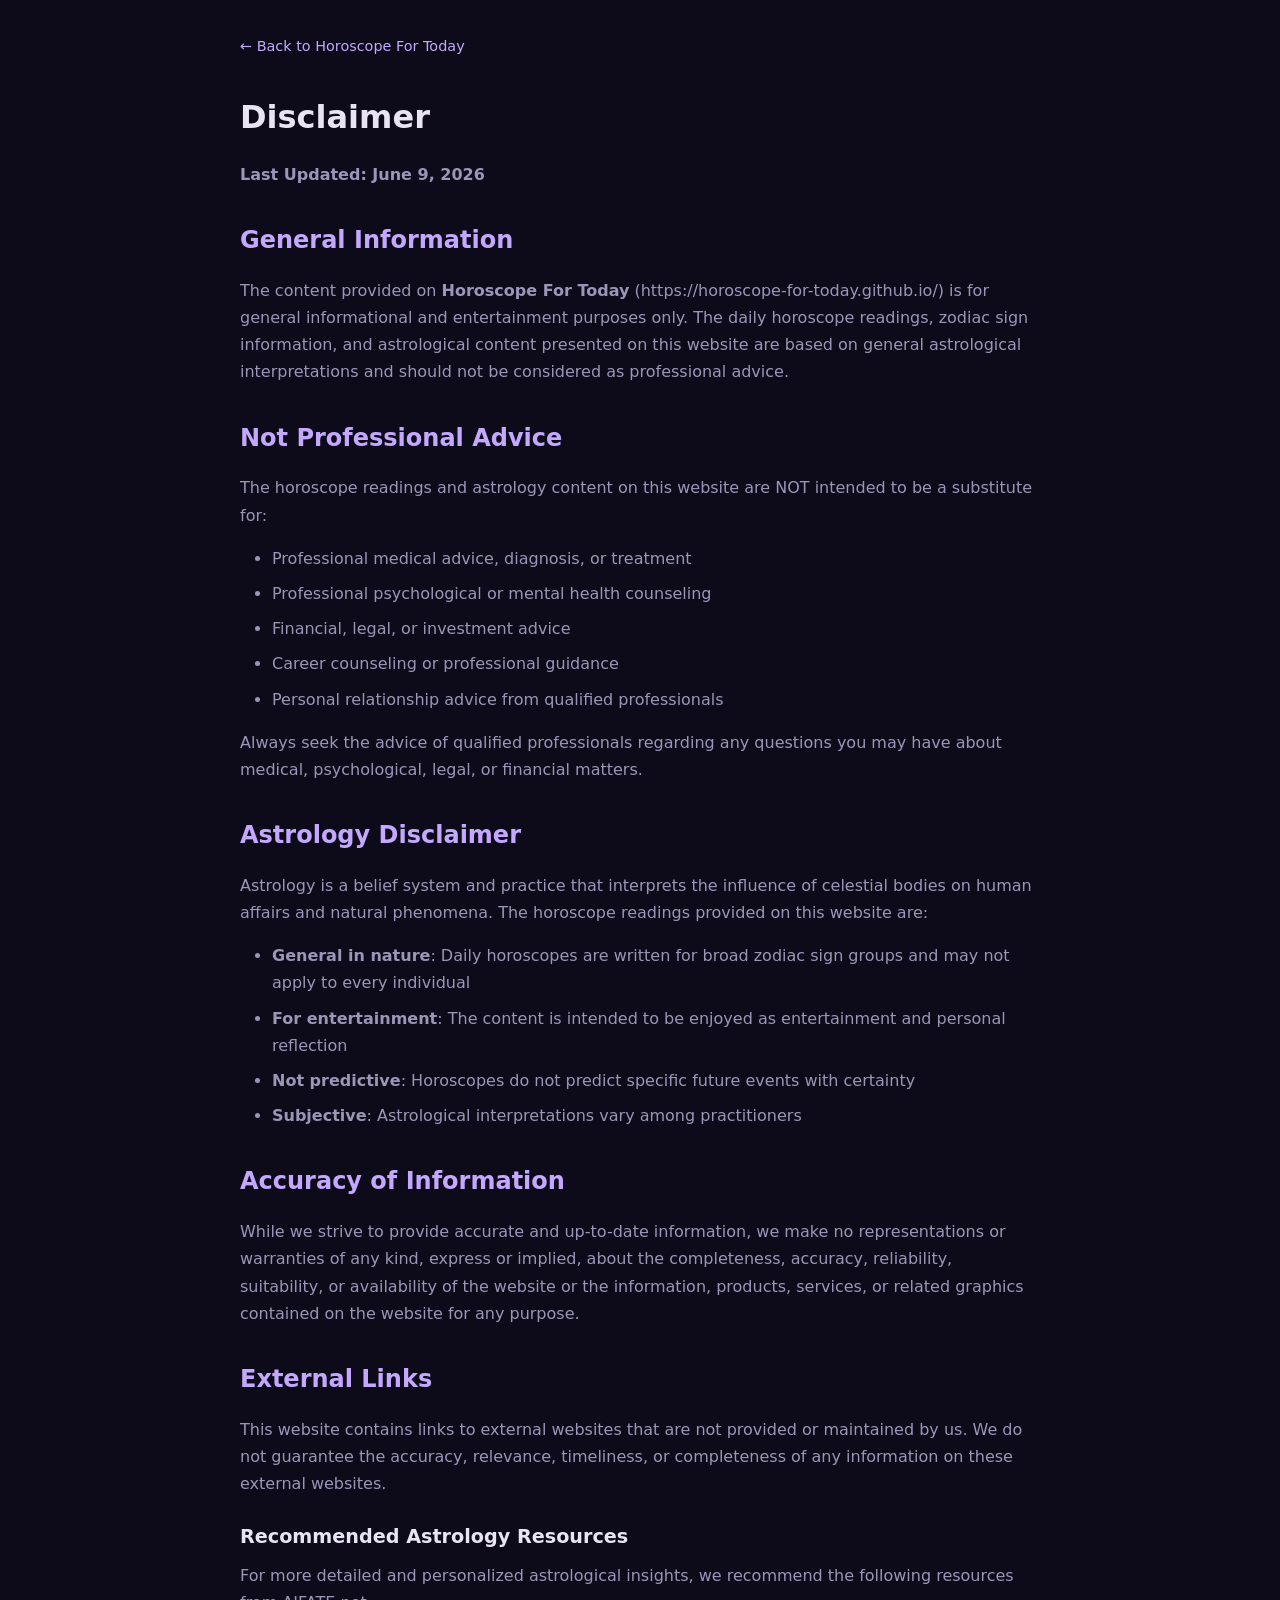
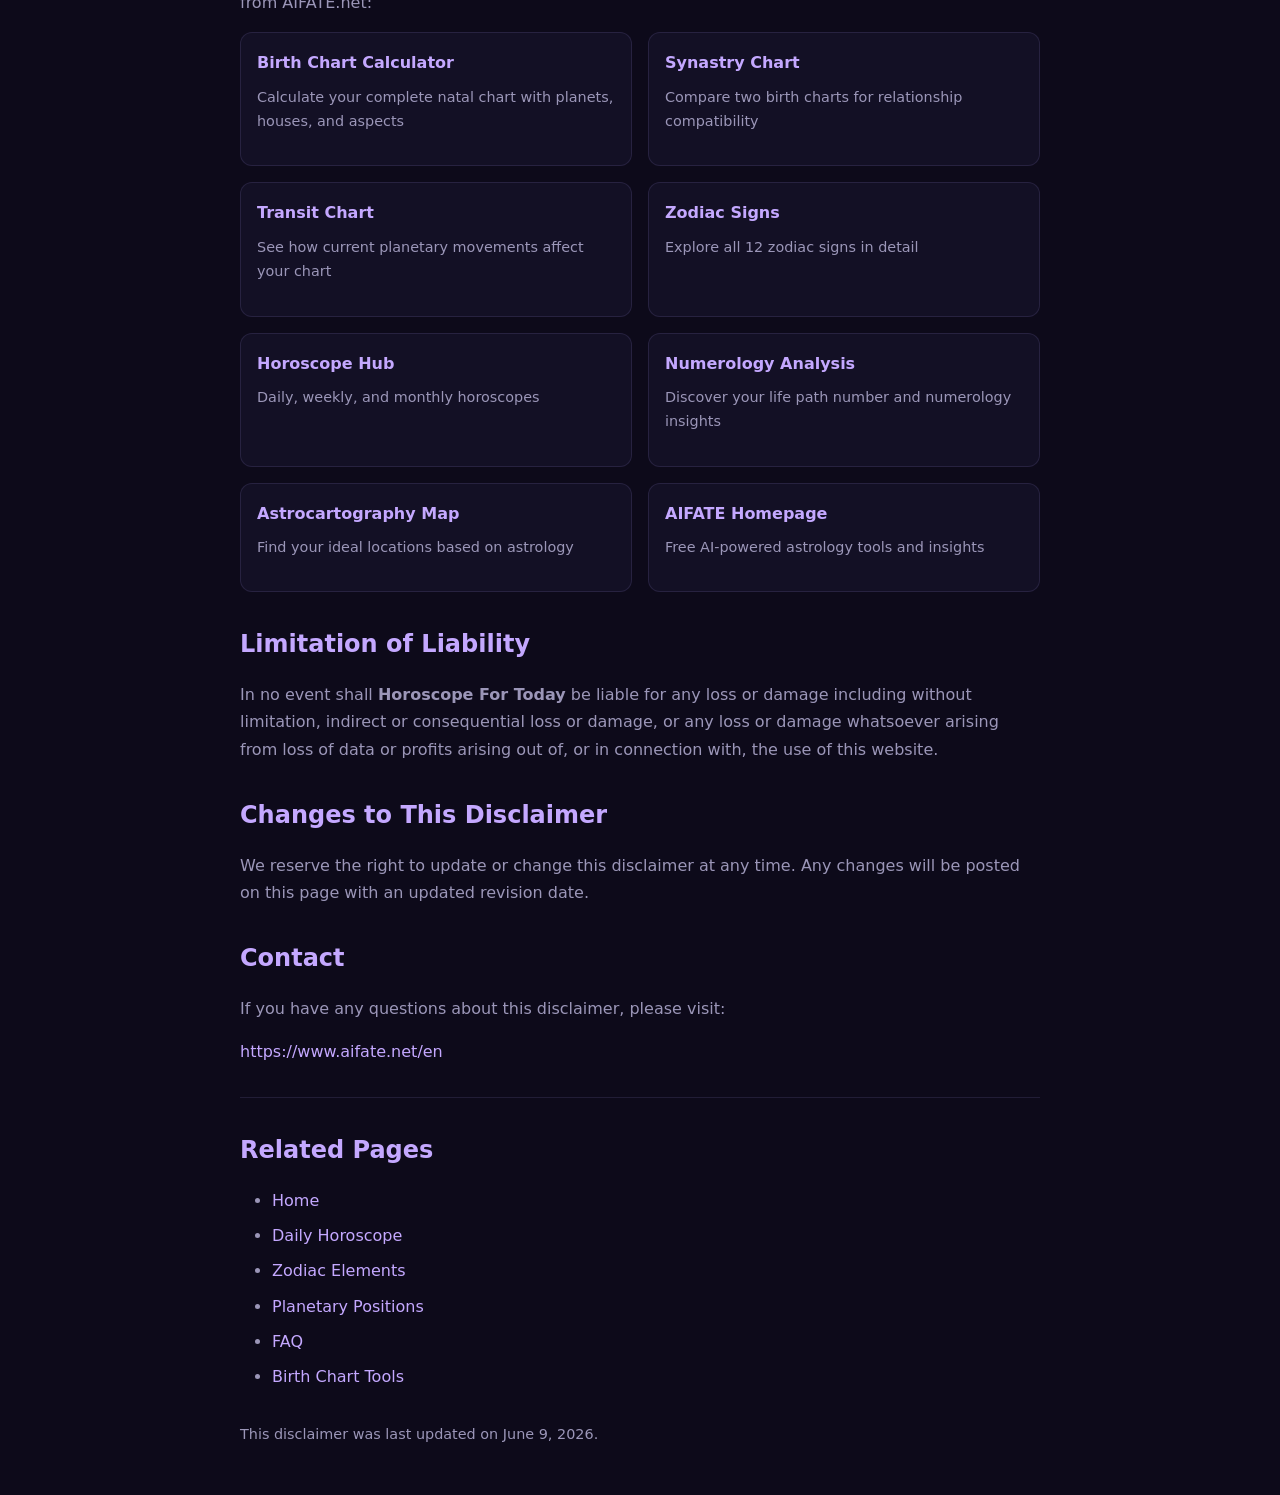
<file: disclaimer.html>
<!DOCTYPE html>
<html lang="en">
<head>
  <meta charset="UTF-8">
  <meta name="viewport" content="width=device-width, initial-scale=1.0">
  <meta name="robots" content="noindex, follow">
  <link rel="icon" type="image/svg+xml" href="favicon.svg">
  <title>Disclaimer - Horoscope For Today</title>
  <style>
    :root {
      --color-bg: #0d0a1a;
      --color-surface: #131025;
      --color-border: rgba(180,160,255,0.12);
      --color-text: #e8e4f4;
      --color-text-muted: #9b96b8;
      --color-primary: #c4a8ff;
      --font-body: system-ui, -apple-system, "Segoe UI", Roboto, "Helvetica Neue", Arial, sans-serif;
    }
    *, *::before, *::after { box-sizing: border-box; margin: 0; padding: 0; }
    body {
      min-height: 100dvh;
      font-family: var(--font-body);
      color: var(--color-text);
      background-color: var(--color-bg);
      line-height: 1.7;
      padding: 2rem;
    }
    .container { max-width: 800px; margin: 0 auto; }
    h1 { font-size: 2rem; margin-bottom: 1rem; }
    h2 { font-size: 1.5rem; margin: 2rem 0 1rem; color: var(--color-primary); }
    h3 { font-size: 1.2rem; margin: 1.5rem 0 0.5rem; }
    p { margin-bottom: 1rem; color: var(--color-text-muted); }
    a { color: var(--color-primary); text-decoration: none; }
    a:hover { text-decoration: underline; }
    ul { margin: 1rem 0; padding-left: 2rem; color: var(--color-text-muted); }
    li { margin-bottom: 0.5rem; }
    .back-link { display: inline-block; margin-bottom: 2rem; font-size: 0.9rem; }
    .resources-grid { display: grid; grid-template-columns: repeat(2, 1fr); gap: 1rem; margin: 1rem 0; }
    .resource-card {
      background: var(--color-surface);
      border: 1px solid var(--color-border);
      border-radius: 0.75rem;
      padding: 1rem;
      transition: all 0.2s ease;
    }
    .resource-card:hover { border-color: rgba(196,168,255,0.3); transform: translateY(-2px); }
    .resource-card a { font-weight: 600; }
    .resource-card p { font-size: 0.9rem; margin-top: 0.5rem; }
    @media (max-width: 768px) {
      .resources-grid { grid-template-columns: 1fr; }
    }
  </style>
</head>
<body>
  <div class="container">
    <a href="/" class="back-link">← Back to Horoscope For Today</a>

    <h1>Disclaimer</h1>
    <p><strong>Last Updated: June 9, 2026</strong></p>

    <h2>General Information</h2>
    <p>The content provided on <strong>Horoscope For Today</strong> (https://horoscope-for-today.github.io/) is for general informational and entertainment purposes only. The daily horoscope readings, zodiac sign information, and astrological content presented on this website are based on general astrological interpretations and should not be considered as professional advice.</p>

    <h2>Not Professional Advice</h2>
    <p>The horoscope readings and astrology content on this website are NOT intended to be a substitute for:</p>
    <ul>
      <li>Professional medical advice, diagnosis, or treatment</li>
      <li>Professional psychological or mental health counseling</li>
      <li>Financial, legal, or investment advice</li>
      <li>Career counseling or professional guidance</li>
      <li>Personal relationship advice from qualified professionals</li>
    </ul>
    <p>Always seek the advice of qualified professionals regarding any questions you may have about medical, psychological, legal, or financial matters.</p>

    <h2>Astrology Disclaimer</h2>
    <p>Astrology is a belief system and practice that interprets the influence of celestial bodies on human affairs and natural phenomena. The horoscope readings provided on this website are:</p>
    <ul>
      <li><strong>General in nature</strong>: Daily horoscopes are written for broad zodiac sign groups and may not apply to every individual</li>
      <li><strong>For entertainment</strong>: The content is intended to be enjoyed as entertainment and personal reflection</li>
      <li><strong>Not predictive</strong>: Horoscopes do not predict specific future events with certainty</li>
      <li><strong>Subjective</strong>: Astrological interpretations vary among practitioners</li>
    </ul>

    <h2>Accuracy of Information</h2>
    <p>While we strive to provide accurate and up-to-date information, we make no representations or warranties of any kind, express or implied, about the completeness, accuracy, reliability, suitability, or availability of the website or the information, products, services, or related graphics contained on the website for any purpose.</p>

    <h2>External Links</h2>
    <p>This website contains links to external websites that are not provided or maintained by us. We do not guarantee the accuracy, relevance, timeliness, or completeness of any information on these external websites.</p>

    <h3>Recommended Astrology Resources</h3>
    <p>For more detailed and personalized astrological insights, we recommend the following resources from AIFATE.net:</p>

    <div class="resources-grid">
      <div class="resource-card">
        <a href="https://www.aifate.net/en/birth-chart" target="_blank" rel="noopener">Birth Chart Calculator</a>
        <p>Calculate your complete natal chart with planets, houses, and aspects</p>
      </div>
      <div class="resource-card">
        <a href="https://www.aifate.net/en/synastry-chart" target="_blank" rel="noopener">Synastry Chart</a>
        <p>Compare two birth charts for relationship compatibility</p>
      </div>
      <div class="resource-card">
        <a href="https://www.aifate.net/en/transit-chart" target="_blank" rel="noopener">Transit Chart</a>
        <p>See how current planetary movements affect your chart</p>
      </div>
      <div class="resource-card">
        <a href="https://www.aifate.net/en/zodiac" target="_blank" rel="noopener">Zodiac Signs</a>
        <p>Explore all 12 zodiac signs in detail</p>
      </div>
      <div class="resource-card">
        <a href="https://www.aifate.net/en/horoscope" target="_blank" rel="noopener">Horoscope Hub</a>
        <p>Daily, weekly, and monthly horoscopes</p>
      </div>
      <div class="resource-card">
        <a href="https://www.aifate.net/en/numerology" target="_blank" rel="noopener">Numerology Analysis</a>
        <p>Discover your life path number and numerology insights</p>
      </div>
      <div class="resource-card">
        <a href="https://www.aifate.net/en/astrocartography" target="_blank" rel="noopener">Astrocartography Map</a>
        <p>Find your ideal locations based on astrology</p>
      </div>
      <div class="resource-card">
        <a href="https://www.aifate.net/en" target="_blank" rel="noopener">AIFATE Homepage</a>
        <p>Free AI-powered astrology tools and insights</p>
      </div>
    </div>

    <h2>Limitation of Liability</h2>
    <p>In no event shall <strong>Horoscope For Today</strong> be liable for any loss or damage including without limitation, indirect or consequential loss or damage, or any loss or damage whatsoever arising from loss of data or profits arising out of, or in connection with, the use of this website.</p>

    <h2>Changes to This Disclaimer</h2>
    <p>We reserve the right to update or change this disclaimer at any time. Any changes will be posted on this page with an updated revision date.</p>

    <h2>Contact</h2>
    <p>If you have any questions about this disclaimer, please visit:</p>
    <p><a href="https://www.aifate.net/en" target="_blank" rel="noopener">https://www.aifate.net/en</a></p>

    <hr style="border: none; border-top: 1px solid var(--color-border); margin: 2rem 0;">

    <h2>Related Pages</h2>
    <ul>
      <li><a href="/">Home</a></li>
      <li><a href="/#daily-signs">Daily Horoscope</a></li>
      <li><a href="/#elements">Zodiac Elements</a></li>
      <li><a href="/#planets">Planetary Positions</a></li>
      <li><a href="/#faq">FAQ</a></li>
      <li><a href="/#birth-chart">Birth Chart Tools</a></li>
    </ul>

    <p style="margin-top: 2rem; font-size: 0.9rem; color: var(--color-text-muted);">This disclaimer was last updated on June 9, 2026.</p>
  </div>
</body>
</html>
</file>
<file: style.css>
/* === DESIGN TOKENS === */
:root, [data-theme="light"] {
  --color-bg:             #0d0a1a;
  --color-surface:        #131025;
  --color-surface-2:      #1a1630;
  --color-surface-offset: #221e3a;
  --color-border:         rgba(180,160,255,0.12);
  --color-divider:        rgba(180,160,255,0.08);
  --color-text:           #e8e4f4;
  --color-text-muted:     #9b96b8;
  --color-text-faint:     #5c5878;
  --color-primary:        #c4a8ff;
  --color-primary-hover:  #d8c3ff;
  --color-gold:           #f0c96b;
  --color-gold-muted:     #c9a449;
  --color-rose:           #f4829a;
  --color-teal:           #7ecfcd;
  --radius-sm: 0.375rem;
  --radius-md: 0.5rem;
  --radius-lg: 0.75rem;
  --radius-xl: 1rem;
  --radius-full: 9999px;
  --space-1: 0.25rem; --space-2: 0.5rem; --space-3: 0.75rem;
  --space-4: 1rem; --space-6: 1.5rem; --space-8: 2rem;
  --space-10: 2.5rem; --space-12: 3rem; --space-16: 4rem; --space-20: 5rem;
  --text-xs:   clamp(0.75rem,  0.7rem + 0.25vw, 0.875rem);
  --text-sm:   clamp(0.875rem, 0.8rem + 0.35vw, 1rem);
  --text-base: clamp(1rem,     0.95rem + 0.25vw, 1.125rem);
  --text-lg:   clamp(1.125rem, 1rem + 0.75vw, 1.5rem);
  --text-xl:   clamp(1.5rem,   1.2rem + 1.25vw, 2.25rem);
  --text-2xl:  clamp(2rem,     1.2rem + 2.5vw, 3.5rem);
  --text-hero: clamp(2.5rem,   1rem + 4vw, 5rem);
  --font-display: Georgia, Cambria, "Times New Roman", Times, serif;
  --font-body: system-ui, -apple-system, "Segoe UI", Roboto, "Helvetica Neue", Arial, sans-serif;
  --shadow-sm: 0 1px 2px rgba(0,0,0,0.3);
  --shadow-md: 0 4px 16px rgba(0,0,0,0.4);
  --shadow-lg: 0 12px 40px rgba(0,0,0,0.5);
  --transition-interactive: 180ms cubic-bezier(0.16, 1, 0.3, 1);
}

/* === BASE === */
*, *::before, *::after { box-sizing: border-box; margin: 0; padding: 0; }
html { scroll-behavior: smooth; -webkit-font-smoothing: antialiased; scroll-padding-top: var(--space-16); }
body {
  min-height: 100dvh;
  font-family: var(--font-body);
  font-size: var(--text-base);
  color: var(--color-text);
  background-color: var(--color-bg);
  line-height: 1.7;
}
img { display: block; max-width: 100%; height: auto; }
h1,h2,h3,h4 { font-family: var(--font-display); text-wrap: balance; line-height: 1.15; }
p, li { text-wrap: pretty; }
a { color: var(--color-primary); text-decoration: none; transition: color var(--transition-interactive); }
a:hover { color: var(--color-primary-hover); }
:focus-visible { outline: 2px solid var(--color-primary); outline-offset: 3px; border-radius: var(--radius-sm); }
.sr-only { position:absolute; width:1px; height:1px; padding:0; margin:-1px; overflow:hidden; clip:rect(0,0,0,0); white-space:nowrap; border-width:0; }

/* === STARFIELD BG === */
body::before {
  content: '';
  position: fixed; inset: 0; z-index: 0;
  background:
    radial-gradient(ellipse 80% 50% at 50% -10%, rgba(130,80,220,0.18) 0%, transparent 60%),
    radial-gradient(ellipse 40% 30% at 80% 20%, rgba(80,140,220,0.10) 0%, transparent 50%),
    radial-gradient(ellipse 30% 25% at 15% 70%, rgba(200,80,130,0.08) 0%, transparent 50%);
  pointer-events: none;
}
.star-layer {
  position: fixed; inset: 0; z-index: 0; pointer-events: none;
  background-image:
    radial-gradient(1px 1px at 10% 15%, rgba(255,255,255,0.6) 0%, transparent 100%),
    radial-gradient(1px 1px at 25% 40%, rgba(255,255,255,0.4) 0%, transparent 100%),
    radial-gradient(1.5px 1.5px at 40% 8%, rgba(255,255,255,0.5) 0%, transparent 100%),
    radial-gradient(1px 1px at 55% 60%, rgba(255,255,255,0.3) 0%, transparent 100%),
    radial-gradient(1px 1px at 70% 25%, rgba(255,255,255,0.5) 0%, transparent 100%),
    radial-gradient(1.5px 1.5px at 82% 75%, rgba(255,255,255,0.4) 0%, transparent 100%),
    radial-gradient(1px 1px at 90% 45%, rgba(255,255,255,0.6) 0%, transparent 100%),
    radial-gradient(1px 1px at 5% 85%, rgba(255,255,255,0.3) 0%, transparent 100%),
    radial-gradient(1px 1px at 60% 90%, rgba(255,255,255,0.4) 0%, transparent 100%),
    radial-gradient(1px 1px at 35% 70%, rgba(255,255,255,0.3) 0%, transparent 100%),
    radial-gradient(1px 1px at 48% 30%, rgba(255,240,180,0.5) 0%, transparent 100%),
    radial-gradient(1.5px 1.5px at 15% 55%, rgba(180,200,255,0.4) 0%, transparent 100%),
    radial-gradient(1px 1px at 75% 10%, rgba(255,220,160,0.4) 0%, transparent 100%),
    radial-gradient(1px 1px at 92% 85%, rgba(255,255,255,0.3) 0%, transparent 100%),
    radial-gradient(1px 1px at 3% 30%, rgba(255,255,255,0.5) 0%, transparent 100%);
}

/* === LAYOUT === */
.container { max-width: 1100px; margin-inline: auto; padding-inline: var(--space-6); position: relative; z-index: 1; }
.container--narrow { max-width: 760px; }

/* === HEADER === */
.site-header {
  position: sticky; top: 0; z-index: 100;
  padding: var(--space-4) 0;
  background: rgba(13, 10, 26, 0.85);
  backdrop-filter: blur(12px);
  border-bottom: 1px solid var(--color-border);
}
.header-inner {
  display: flex; align-items: center; justify-content: space-between; gap: var(--space-4);
}
.site-logo {
  display: flex; align-items: center; gap: var(--space-3);
  font-family: var(--font-display); font-size: var(--text-lg); font-weight: 600;
  color: var(--color-text); text-decoration: none; letter-spacing: 0.01em;
}
.logo-icon { flex-shrink: 0; }
.site-nav { display: flex; gap: var(--space-6); }
.site-nav a { font-size: var(--text-sm); color: var(--color-text-muted); transition: color var(--transition-interactive); font-weight: 500; }
.site-nav a:hover { color: var(--color-text); }
.nav-cta {
  display: inline-flex; align-items: center; gap: var(--space-2);
  font-size: var(--text-sm); font-weight: 500;
  padding: var(--space-2) var(--space-4);
  background: rgba(196,168,255,0.12);
  border: 1px solid rgba(196,168,255,0.25);
  border-radius: var(--radius-full);
  color: var(--color-primary); transition: all var(--transition-interactive);
}
.nav-cta:hover { background: rgba(196,168,255,0.2); color: var(--color-primary-hover); }

/* === HERO === */
.hero {
  padding: clamp(var(--space-16), 10vw, var(--space-20)) 0 clamp(var(--space-12), 8vw, var(--space-16));
  text-align: center;
}
.hero-eyebrow {
  display: inline-flex; align-items: center; gap: var(--space-2);
  font-size: var(--text-xs); font-weight: 500; letter-spacing: 0.12em; text-transform: uppercase;
  color: var(--color-gold); margin-bottom: var(--space-6);
  padding: var(--space-2) var(--space-4);
  background: rgba(240,201,107,0.08);
  border: 1px solid rgba(240,201,107,0.2);
  border-radius: var(--radius-full);
}
.hero-title {
  font-size: var(--text-hero); font-weight: 400; color: var(--color-text);
  margin-bottom: var(--space-6); letter-spacing: -0.01em;
  background: linear-gradient(135deg, #e8e4f4 0%, #c4a8ff 50%, #f0c96b 100%);
  -webkit-background-clip: text; -webkit-text-fill-color: transparent; background-clip: text;
}
.hero-title em { font-style: italic; }
.hero-subtitle {
  font-size: var(--text-lg); color: var(--color-text-muted); max-width: 60ch;
  margin: 0 auto var(--space-10); line-height: 1.7;
}
.hero-cta-group { display: flex; flex-wrap: wrap; gap: var(--space-4); justify-content: center; }
.btn-primary {
  display: inline-flex; align-items: center; gap: var(--space-2);
  padding: var(--space-4) var(--space-8); border-radius: var(--radius-full);
  background: linear-gradient(135deg, rgba(196,168,255,0.9), rgba(180,130,255,0.9));
  color: #0d0a1a; font-weight: 600; font-size: var(--text-sm);
  transition: all var(--transition-interactive); box-shadow: 0 4px 20px rgba(196,168,255,0.3);
  border: none; cursor: pointer; text-decoration: none;
}
.btn-primary:hover { transform: translateY(-1px); box-shadow: 0 8px 28px rgba(196,168,255,0.4); color: #0d0a1a; }
.btn-secondary {
  display: inline-flex; align-items: center; gap: var(--space-2);
  padding: var(--space-4) var(--space-8); border-radius: var(--radius-full);
  border: 1px solid var(--color-border); color: var(--color-text-muted);
  font-size: var(--text-sm); font-weight: 500; transition: all var(--transition-interactive);
  text-decoration: none; background: transparent;
}
.btn-secondary:hover { border-color: rgba(196,168,255,0.35); color: var(--color-text); }

/* === DATE BADGE === */
.date-display {
  margin-top: var(--space-12); display: flex; justify-content: center;
}
.date-pill {
  display: inline-flex; align-items: center; gap: var(--space-3);
  padding: var(--space-3) var(--space-6);
  background: var(--color-surface);
  border: 1px solid var(--color-border); border-radius: var(--radius-full);
  font-size: var(--text-sm); color: var(--color-text-muted);
}
.date-pill .dot { width: 6px; height: 6px; border-radius: 50%; background: var(--color-gold); flex-shrink: 0; }

/* === SECTION HEADERS === */
.section { padding: clamp(var(--space-12), 7vw, var(--space-20)) 0; position: relative; z-index: 1; }
.section-header { text-align: center; margin-bottom: clamp(var(--space-10), 5vw, var(--space-16)); }
.section-label {
  display: inline-block; font-size: var(--text-xs); font-weight: 500;
  letter-spacing: 0.1em; text-transform: uppercase;
  color: var(--color-primary); margin-bottom: var(--space-4);
}
.section-title { font-size: var(--text-2xl); color: var(--color-text); margin-bottom: var(--space-4); }
.section-desc { font-size: var(--text-base); color: var(--color-text-muted); max-width: 55ch; margin: 0 auto; }

/* === ZODIAC GRID === */
.zodiac-grid {
  display: grid;
  grid-template-columns: repeat(auto-fill, minmax(min(240px, 100%), 1fr));
  gap: var(--space-4);
}
.zodiac-card {
  background: var(--color-surface);
  border: 1px solid var(--color-border);
  border-radius: var(--radius-xl);
  padding: var(--space-6);
  cursor: pointer;
  transition: all var(--transition-interactive);
  text-decoration: none;
  display: block;
}
.zodiac-card:hover {
  background: var(--color-surface-2);
  border-color: rgba(196,168,255,0.3);
  transform: translateY(-2px);
  box-shadow: var(--shadow-md);
}
.zodiac-card-header {
  display: flex; align-items: center; gap: var(--space-4); margin-bottom: var(--space-4);
}
.zodiac-glyph {
  width: 44px; height: 44px;
  display: flex; align-items: center; justify-content: center;
  font-size: 1.6rem; flex-shrink: 0;
  background: rgba(196,168,255,0.08);
  border-radius: var(--radius-lg);
}
.zodiac-info .sign-name { font-family: var(--font-display); font-size: var(--text-lg); font-weight: 600; color: var(--color-text); }
.zodiac-info .sign-dates { font-size: var(--text-xs); color: var(--color-text-muted); }
.sign-element {
  display: inline-flex; align-items: center; gap: var(--space-1);
  font-size: var(--text-xs); padding: 2px var(--space-2); border-radius: var(--radius-full);
  margin-bottom: var(--space-3); font-weight: 500;
}
.el-fire { background: rgba(240,100,80,0.12); color: #f0856a; border: 1px solid rgba(240,100,80,0.2); }
.el-earth { background: rgba(120,180,80,0.12); color: #8fcc6a; border: 1px solid rgba(120,180,80,0.2); }
.el-air { background: rgba(100,180,240,0.12); color: #7ec8f0; border: 1px solid rgba(100,180,240,0.2); }
.el-water { background: rgba(80,140,220,0.12); color: #7ab8f5; border: 1px solid rgba(80,140,220,0.2); }
.sign-preview { font-size: var(--text-sm); color: var(--color-text-muted); line-height: 1.6; }
.read-more {
  display: inline-flex; align-items: center; gap: var(--space-1);
  font-size: var(--text-xs); color: var(--color-primary); margin-top: var(--space-3);
  font-weight: 500;
}

/* === SIGN DETAILS (EXPANDABLE) === */
.sign-details {
  margin-top: var(--space-3);
  border-top: 1px solid var(--color-divider);
  padding-top: var(--space-3);
}
.sign-details summary {
  cursor: pointer;
  font-size: var(--text-xs); font-weight: 600;
  color: var(--color-primary);
  list-style: none;
  display: flex; align-items: center; gap: var(--space-2);
  transition: color var(--transition-interactive);
  padding: var(--space-1) 0;
}
.sign-details summary::-webkit-details-marker { display: none; }
.sign-details summary::before {
  content: '▸';
  font-size: 0.7rem;
  transition: transform var(--transition-interactive);
  display: inline-block;
}
.sign-details[open] summary::before {
  transform: rotate(90deg);
}
.sign-details summary:hover {
  color: var(--color-primary-hover);
}
.detail-grid {
  display: flex; flex-direction: column; gap: var(--space-3);
  margin-top: var(--space-3);
}
.detail-item {
  background: var(--color-surface-offset);
  border: 1px solid var(--color-divider);
  border-radius: var(--radius-md);
  padding: var(--space-3);
}
.detail-label {
  display: inline-block;
  font-size: var(--text-xs); font-weight: 600;
  color: var(--color-gold);
  letter-spacing: 0.05em;
  text-transform: uppercase;
  margin-bottom: 2px;
}
.detail-text {
  font-size: var(--text-xs);
  color: var(--color-text-muted);
  line-height: 1.6;
}
.lucky-strip {
  display: flex; flex-wrap: wrap; gap: var(--space-2);
  margin-top: var(--space-3);
  padding-top: var(--space-3);
  border-top: 1px solid var(--color-divider);
}
.lucky-item {
  font-size: var(--text-xs);
  color: var(--color-text-faint);
  padding: 2px var(--space-2);
  background: rgba(196,168,255,0.06);
  border-radius: var(--radius-sm);
}
.lucky-item strong {
  color: var(--color-primary);
  font-weight: 600;
}

/* === MOOD METER === */
.mood-bar { display: flex; gap: 3px; margin: var(--space-3) 0; }
.mood-pip {
  height: 4px; flex: 1; border-radius: 2px;
  background: var(--color-surface-offset);
}
.mood-pip.active { background: var(--color-primary); }
.mood-labels { display: flex; justify-content: space-between; font-size: var(--text-xs); color: var(--color-text-faint); }

/* === DEEP READING BANNER === */
.deep-reading {
  background: var(--color-surface);
  border: 1px solid var(--color-border);
  border-radius: var(--radius-xl);
  padding: clamp(var(--space-10), 5vw, var(--space-16));
  display: grid; grid-template-columns: 1fr 1fr; gap: var(--space-12);
  align-items: center; overflow: hidden; position: relative;
}
.deep-reading::before {
  content: '';
  position: absolute; top: -60px; right: -60px;
  width: 280px; height: 280px; border-radius: 50%;
  background: radial-gradient(circle, rgba(196,168,255,0.08) 0%, transparent 70%);
  pointer-events: none;
}
.deep-reading-eyebrow {
  font-size: var(--text-xs); letter-spacing: 0.1em; text-transform: uppercase;
  color: var(--color-gold); margin-bottom: var(--space-4); font-weight: 500;
}
.deep-reading h2 { font-size: var(--text-2xl); color: var(--color-text); margin-bottom: var(--space-6); }
.deep-reading p { color: var(--color-text-muted); margin-bottom: var(--space-8); line-height: 1.8; font-size: var(--text-base); }
.deep-reading-features { display: flex; flex-direction: column; gap: var(--space-4); margin-bottom: var(--space-8); }
.feature-row {
  display: flex; align-items: flex-start; gap: var(--space-4);
  padding: var(--space-4); border-radius: var(--radius-lg);
  background: var(--color-surface-offset);
  border: 1px solid var(--color-divider);
}
.feature-icon { font-size: 1.3rem; flex-shrink: 0; margin-top: 2px; }
.feature-text strong { display: block; font-size: var(--text-sm); color: var(--color-text); font-weight: 600; margin-bottom: 2px; }
.feature-text span { font-size: var(--text-xs); color: var(--color-text-muted); }
.deep-reading-visual {
  position: relative; display: flex; align-items: center; justify-content: center;
}
.chart-wheel {
  width: 260px; height: 260px; position: relative;
}
.chart-wheel svg { width: 100%; height: 100%; }

/* === PLANETS ROW === */
.planets-row {
  display: grid; grid-template-columns: repeat(4, 1fr);
  gap: var(--space-3);
}
.planet-card {
  background: var(--color-surface); border: 1px solid var(--color-border);
  border-radius: var(--radius-lg); padding: var(--space-4); text-align: center;
  transition: all var(--transition-interactive);
}
.planet-card:hover { background: var(--color-surface-2); border-color: rgba(196,168,255,0.25); }
.planet-symbol { font-size: 1.6rem; display: block; margin-bottom: var(--space-2); }
.planet-name { font-family: var(--font-display); font-size: var(--text-sm); color: var(--color-text); font-weight: 600; }
.planet-theme { font-size: var(--text-xs); color: var(--color-text-muted); margin-top: 2px; }
.planet-sign { font-size: var(--text-xs); color: var(--color-primary); margin-top: var(--space-2); font-weight: 500; }

/* === AIFATE CTA === */
.aifate-banner {
  background: linear-gradient(135deg, rgba(196,168,255,0.06) 0%, rgba(240,201,107,0.04) 100%);
  border: 1px solid rgba(196,168,255,0.18);
  border-radius: var(--radius-xl);
  padding: clamp(var(--space-10), 5vw, var(--space-16));
  text-align: center; position: relative; overflow: hidden;
}
.aifate-banner::before {
  content: '✦';
  position: absolute; top: var(--space-6); left: var(--space-8);
  font-size: 1rem; color: rgba(240,201,107,0.3);
}
.aifate-banner::after {
  content: '✦';
  position: absolute; bottom: var(--space-6); right: var(--space-8);
  font-size: 0.7rem; color: rgba(196,168,255,0.3);
}
.aifate-logo-mark {
  display: inline-flex; align-items: center; gap: var(--space-2);
  font-family: var(--font-display); font-size: var(--text-lg); font-weight: 600;
  color: var(--color-primary); margin-bottom: var(--space-6);
}
.aifate-banner h2 { font-size: var(--text-xl); margin-bottom: var(--space-4); color: var(--color-text); }
.aifate-banner p { font-size: var(--text-base); color: var(--color-text-muted); max-width: 52ch; margin: 0 auto var(--space-8); }
.aifate-tools {
  display: flex; flex-wrap: wrap; gap: var(--space-3); justify-content: center;
  margin-bottom: var(--space-8);
}
.tool-chip {
  padding: var(--space-2) var(--space-4);
  background: var(--color-surface); border: 1px solid var(--color-border);
  border-radius: var(--radius-full); font-size: var(--text-xs); color: var(--color-text-muted);
  font-weight: 500;
}
.aifate-link {
  display: inline-flex; align-items: center; gap: var(--space-3);
  padding: var(--space-4) var(--space-10); border-radius: var(--radius-full);
  background: rgba(196,168,255,0.1);
  border: 1px solid rgba(196,168,255,0.3);
  color: var(--color-primary); font-weight: 600; font-size: var(--text-base);
  transition: all var(--transition-interactive);
  text-decoration: none;
}
.aifate-link:hover {
  background: rgba(196,168,255,0.18);
  border-color: rgba(196,168,255,0.5);
  color: var(--color-primary-hover);
  transform: translateY(-1px);
  box-shadow: 0 8px 24px rgba(196,168,255,0.2);
}
.aifate-link-note { font-size: var(--text-xs); color: var(--color-text-faint); margin-top: var(--space-4); }

/* === DIVIDER === */
.divider { border: none; border-top: 1px solid var(--color-divider); }

/* === FOOTER === */
.site-footer {
  padding: var(--space-12) 0 var(--space-8);
  border-top: 1px solid var(--color-divider);
  position: relative; z-index: 1;
}
.footer-grid {
  display: grid; grid-template-columns: 2fr 1fr 1fr 1fr;
  gap: var(--space-12); margin-bottom: var(--space-12);
}
.footer-brand p { font-size: var(--text-sm); color: var(--color-text-muted); margin-top: var(--space-4); line-height: 1.7; max-width: 38ch; }
.footer-col h4 { font-family: var(--font-display); font-size: var(--text-base); font-weight: 600; margin-bottom: var(--space-4); color: var(--color-text); }
.footer-col ul { list-style: none; display: flex; flex-direction: column; gap: var(--space-3); }
.footer-col ul a { font-size: var(--text-sm); color: var(--color-text-muted); transition: color var(--transition-interactive); }
.footer-col ul a:hover { color: var(--color-text); }
.footer-bottom { display: flex; align-items: center; justify-content: space-between; flex-wrap: wrap; gap: var(--space-4); padding-top: var(--space-6); border-top: 1px solid var(--color-divider); }
.footer-copy { font-size: var(--text-xs); color: var(--color-text-faint); }
.footer-aifate-credit {
  font-size: var(--text-xs); color: var(--color-text-muted);
  display: flex; align-items: center; gap: var(--space-2);
}
.footer-aifate-credit a { color: var(--color-primary); font-weight: 500; }
.footer-aifate-credit a:hover { color: var(--color-primary-hover); }

/* === ELEMENTS GRID === */
.elements-grid {
  display: grid; grid-template-columns: repeat(4, 1fr);
  gap: var(--space-4);
}
.element-card {
  background: var(--color-surface);
  border: 1px solid var(--color-border);
  border-radius: var(--radius-xl);
  padding: var(--space-6);
  transition: all var(--transition-interactive);
}
.element-card:hover {
  background: var(--color-surface-2);
  border-color: rgba(196,168,255,0.3);
  transform: translateY(-2px);
  box-shadow: var(--shadow-md);
}
.element-icon { font-size: 2rem; margin-bottom: var(--space-3); }
.element-card h3 {
  font-family: var(--font-display); font-size: var(--text-lg); font-weight: 600;
  color: var(--color-text); margin-bottom: var(--space-2);
}
.element-signs {
  font-size: var(--text-sm); color: var(--color-primary); font-weight: 500;
  margin-bottom: var(--space-3);
}
.element-desc {
  font-size: var(--text-sm); color: var(--color-text-muted); line-height: 1.6;
  margin-bottom: var(--space-4);
}
.el-fire-bg { border-color: rgba(240,100,80,0.2); }
.el-fire-bg:hover { border-color: rgba(240,100,80,0.4); }
.el-earth-bg { border-color: rgba(120,180,80,0.2); }
.el-earth-bg:hover { border-color: rgba(120,180,80,0.4); }
.el-air-bg { border-color: rgba(100,180,240,0.2); }
.el-air-bg:hover { border-color: rgba(100,180,240,0.4); }
.el-water-bg { border-color: rgba(80,140,220,0.2); }
.el-water-bg:hover { border-color: rgba(80,140,220,0.4); }

/* === FAQ LIST === */
.faq-list {
  display: flex; flex-direction: column; gap: var(--space-3);
}
.faq-item {
  background: var(--color-surface);
  border: 1px solid var(--color-border);
  border-radius: var(--radius-lg);
  overflow: hidden;
  transition: all var(--transition-interactive);
}
.faq-item:hover {
  border-color: rgba(196,168,255,0.25);
}
.faq-item[open] {
  background: var(--color-surface-2);
}
.faq-item summary {
  padding: var(--space-4) var(--space-6);
  cursor: pointer;
  font-family: var(--font-display); font-size: var(--text-base); font-weight: 600;
  color: var(--color-text);
  list-style: none;
  display: flex; align-items: center; justify-content: space-between;
}
.faq-item summary::-webkit-details-marker { display: none; }
.faq-item summary::after {
  content: '+';
  font-size: 1.2rem; color: var(--color-primary);
  transition: transform var(--transition-interactive);
}
.faq-item[open] summary::after {
  transform: rotate(45deg);
}
.faq-item p {
  padding: 0 var(--space-6) var(--space-6);
  font-size: var(--text-sm); color: var(--color-text-muted); line-height: 1.8;
}

/* === RESPONSIVE === */
@media (max-width: 768px) {
  .site-nav { display: none; }
  .deep-reading { grid-template-columns: 1fr; }
  .deep-reading-visual { display: none; }
  .footer-grid { grid-template-columns: 1fr; gap: var(--space-8); }
  .footer-bottom { flex-direction: column; text-align: center; }
  .planets-row { grid-template-columns: repeat(3, 1fr); }
  .elements-grid { grid-template-columns: repeat(2, 1fr); }
}
@media (max-width: 480px) {
  .hero-cta-group { flex-direction: column; align-items: center; }
  .planets-row { grid-template-columns: repeat(2, 1fr); }
  .elements-grid { grid-template-columns: 1fr; }
}
</file>
